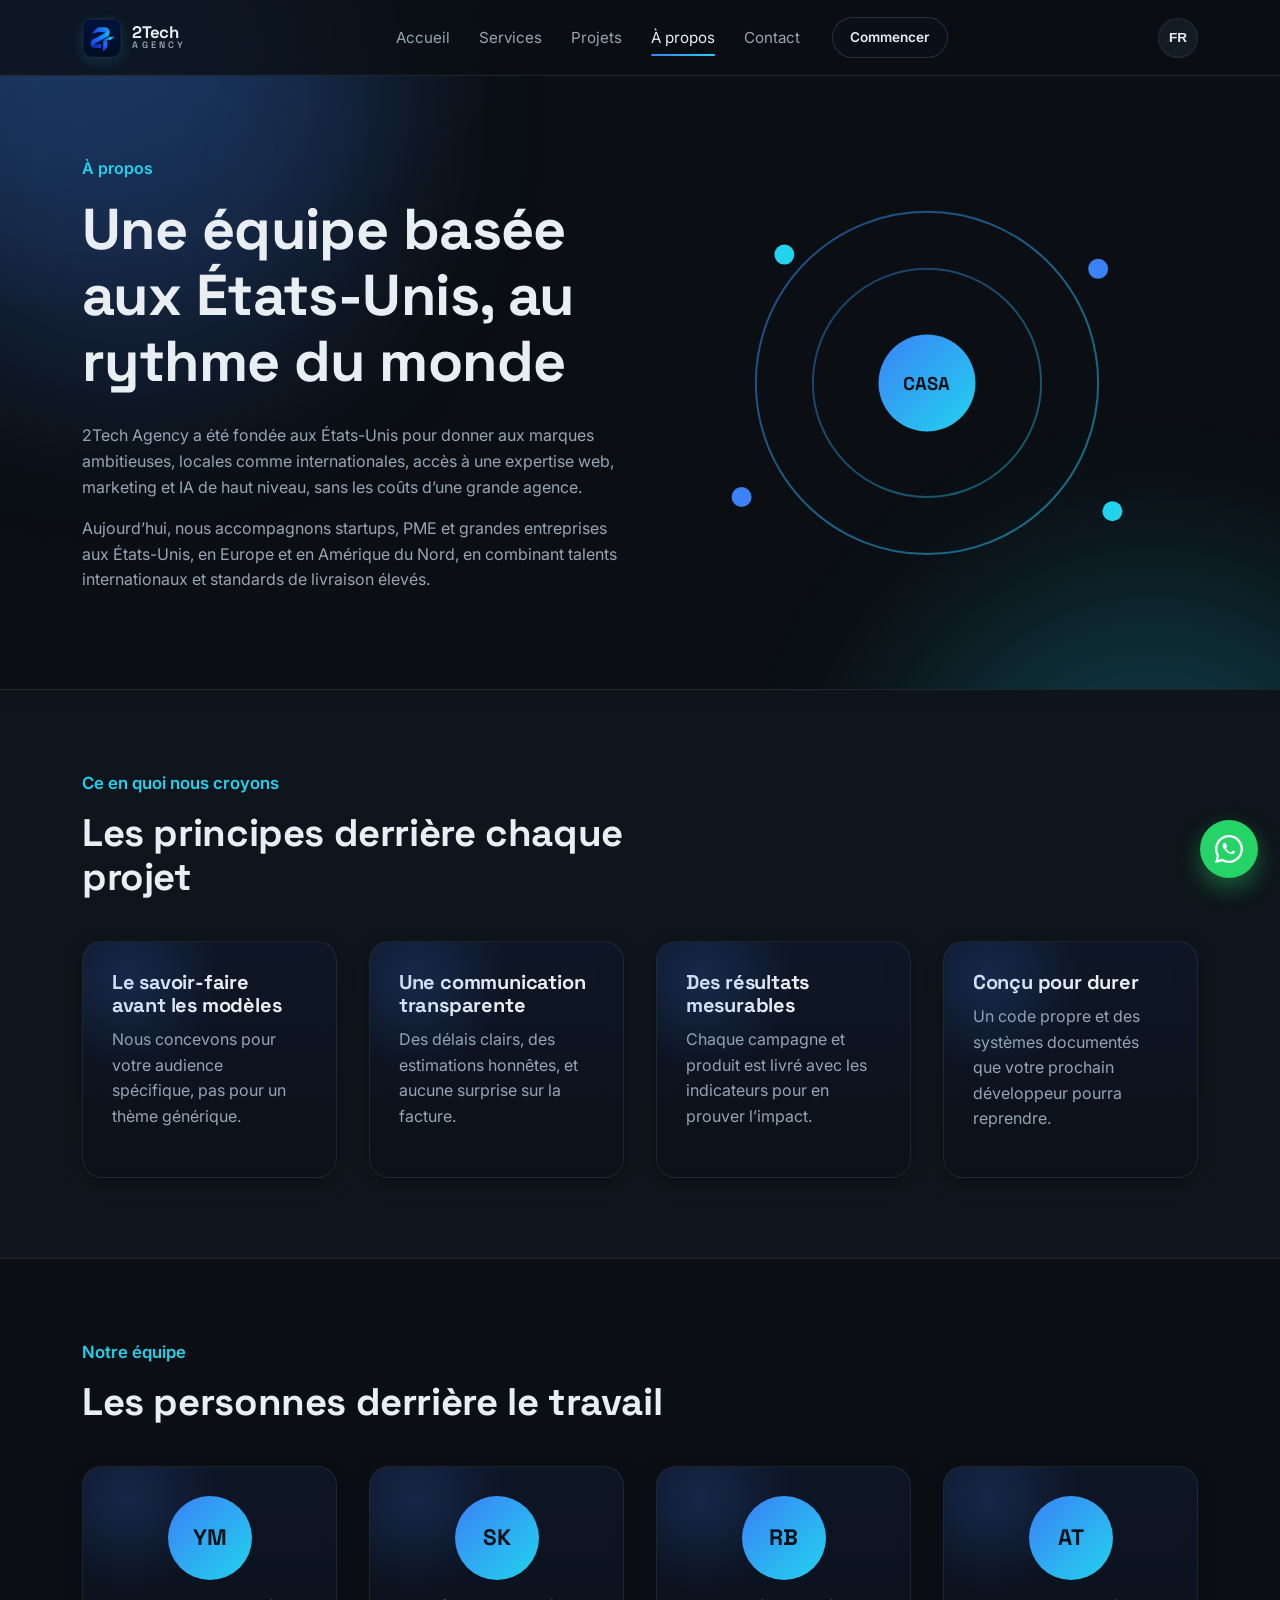
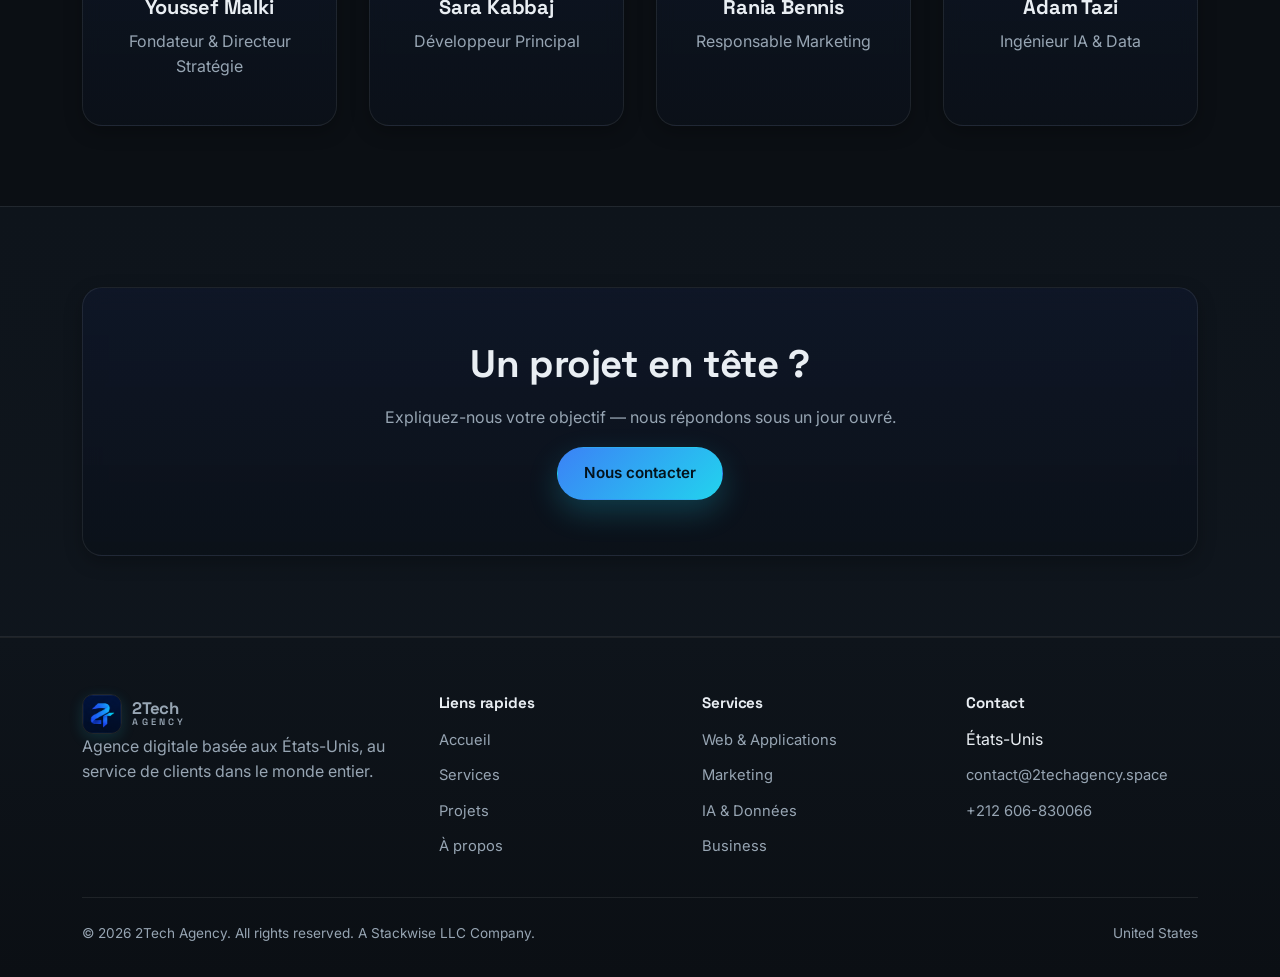
<file: about.html>
<!DOCTYPE html>
<html lang="fr">
<head>
  <meta charset="UTF-8" />
  <meta name="viewport" content="width=device-width, initial-scale=1.0" />
  <title>About — 2Tech Agency</title>
  <meta name="description" content="2Tech Agency is a digital agency based in United States, serving clients worldwide." />
  <link rel="icon" href="assets/icon-app.png" type="image/png" />
  <link rel="stylesheet" href="css/style.css" />
</head>
<body>
  <a class="skip-link" href="#main">Skip to content</a>

  <header class="site-header">
    <div class="container header-inner">
      <a class="brand" href="index.html">
        <img src="assets/icon-app.png" alt="2Tech Agency logo" width="52" height="52" />
        <span class="brand-lockup"><strong>2Tech</strong><small>AGENCY</small></span>
      </a>
      <nav class="main-nav" id="mainNav" aria-label="Primary">
        <ul class="nav-links">
          <li><a href="index.html" data-i18n="nav.home">Home</a></li>
          <li><a href="services.html" data-i18n="nav.services">Services</a></li>
          <li><a href="projects.html" data-i18n="nav.projects">Projects</a></li>
          <li><a href="about.html" aria-current="page" data-i18n="nav.about">About</a></li>
          <li><a href="contact.html" data-i18n="nav.contact">Contact</a></li>
        </ul>
        <a class="btn btn-outline btn-sm" href="contact.html" data-i18n="nav.cta">Get a quote</a>
      </nav>
      <div class="header-actions">
        <button class="icon-btn" id="langToggle" type="button" aria-label="Switch language">FR</button>
        <button class="hamburger" id="hamburger" type="button" aria-expanded="false" aria-controls="mainNav" aria-label="Open menu"><span></span></button>
      </div>
    </div>
  </header>

  <main id="main">
    <!-- STORY -->
    <section class="section">
      <div class="container">
        <div class="grid grid-2" style="align-items:center;">
          <div class="reveal">
            <p class="hero-eyebrow" data-i18n="about.eyebrow">About us</p>
            <h1 data-i18n="about.title">A USA-based team, working on a global clock</h1>
            <p data-i18n="about.p1">2Tech Agency was founded in the United States to give ambitious brands — local and international — access to senior-level web, marketing and AI expertise without the overhead of a large agency.</p>
            <p data-i18n="about.p2">Today we work with startups, SMEs and enterprises across the USA, Europe and North America, combining international talent with high standards of delivery.</p>
          </div>
          <div class="reveal" aria-hidden="true">
            <!-- Decorative graphic representing USA ↔ international clients -->
            <svg viewBox="0 0 380 300" xmlns="http://www.w3.org/2000/svg">
              <defs>
                <linearGradient id="aboutGrad" x1="0" y1="0" x2="1" y2="1">
                  <stop offset="0%" stop-color="#3b82f6"/>
                  <stop offset="100%" stop-color="#22d3ee"/>
                </linearGradient>
              </defs>
              <circle cx="190" cy="150" r="120" fill="none" stroke="url(#aboutGrad)" stroke-width="1.4" opacity="0.5"/>
              <circle cx="190" cy="150" r="80" fill="none" stroke="url(#aboutGrad)" stroke-width="1.4" opacity="0.4"/>
              <circle cx="190" cy="150" r="34" fill="url(#aboutGrad)"/>
              <text x="190" y="155" text-anchor="middle" font-family="Space Grotesk, sans-serif" font-weight="700" font-size="13" fill="#051019">CASA</text>
              <circle cx="90" cy="60" r="7" fill="#22d3ee"/>
              <circle cx="310" cy="70" r="7" fill="#3b82f6"/>
              <circle cx="60" cy="230" r="7" fill="#3b82f6"/>
              <circle cx="320" cy="240" r="7" fill="#22d3ee"/>
            </svg>
          </div>
        </div>
      </div>
    </section>

    <!-- VALUES -->
    <section class="section section-alt">
      <div class="container">
        <div class="section-head reveal">
          <p class="hero-eyebrow" data-i18n="about.valuesEyebrow">What we believe</p>
          <h2 data-i18n="about.valuesTitle">The principles behind every project</h2>
        </div>
        <div class="grid grid-4">
          <div class="card value-card reveal">
            <h3 data-i18n="value.1.title">Craft over templates</h3>
            <p data-i18n="value.1.desc">We design and build for your specific audience, not a generic theme.</p>
          </div>
          <div class="card value-card reveal">
            <h3 data-i18n="value.2.title">Transparent communication</h3>
            <p data-i18n="value.2.desc">Clear timelines, honest estimates, and no surprises on the invoice.</p>
          </div>
          <div class="card value-card reveal">
            <h3 data-i18n="value.3.title">Measurable results</h3>
            <p data-i18n="value.3.desc">Every campaign and product ships with the metrics to prove it worked.</p>
          </div>
          <div class="card value-card reveal">
            <h3 data-i18n="value.4.title">Built to last</h3>
            <p data-i18n="value.4.desc">Clean code and documented systems your next developer can pick up.</p>
          </div>
        </div>
      </div>
    </section>

    <!-- TEAM -->
    <section class="section">
      <div class="container">
        <div class="section-head reveal">
          <p class="hero-eyebrow" data-i18n="about.teamEyebrow">Our team</p>
          <h2 data-i18n="about.teamTitle">The people behind the work</h2>
        </div>
        <div class="grid grid-4">
          <!-- PLACEHOLDER team avatars (initials on gradient) — replace with real photos: <img src="assets/team/name.jpg" alt="Full name"> -->
          <div class="card team-card reveal">
            <div class="team-avatar" aria-hidden="true">YM</div>
            <h3>Youssef Malki</h3>
            <p data-i18n="team.1.role">Founder &amp; Strategy Lead</p>
          </div>
          <div class="card team-card reveal">
            <div class="team-avatar" aria-hidden="true">SK</div>
            <h3>Sara Kabbaj</h3>
            <p data-i18n="team.2.role">Lead Developer</p>
          </div>
          <div class="card team-card reveal">
            <div class="team-avatar" aria-hidden="true">RB</div>
            <h3>Rania Bennis</h3>
            <p data-i18n="team.3.role">Marketing Lead</p>
          </div>
          <div class="card team-card reveal">
            <div class="team-avatar" aria-hidden="true">AT</div>
            <h3>Adam Tazi</h3>
            <p data-i18n="team.4.role">AI &amp; Data Engineer</p>
          </div>
        </div>
      </div>
    </section>

    <section class="section section-alt">
      <div class="container">
        <div class="card reveal" style="padding: clamp(2rem, 5vw, 3.4rem); text-align:center;">
          <h2 data-i18n="cta.title">Have a project in mind?</h2>
          <p class="center" style="max-width:52ch;" data-i18n="cta.lead">Tell us what you're trying to achieve — we'll reply within one business day.</p>
          <div class="cta-row" style="justify-content:center;">
            <a class="btn btn-primary" href="contact.html" data-i18n="cta.button">Contact us</a>
          </div>
        </div>
      </div>
    </section>
  </main>

  <footer class="site-footer">
    <div class="container">
      <div class="footer-grid">
        <div class="footer-col">
          <a class="brand" href="index.html">
            <img src="assets/icon-app.png" alt="2Tech Agency logo" width="52" height="52" />
            <span class="brand-lockup"><strong>2Tech</strong><small>AGENCY</small></span>
          </a>
          <p data-i18n="footer.tagline">Digital agency based in the United States, building for clients worldwide.</p>
        </div>
        <div class="footer-col">
          <h4 data-i18n="footer.links">Quick links</h4>
          <ul>
            <li><a href="index.html" data-i18n="nav.home">Home</a></li>
            <li><a href="services.html" data-i18n="nav.services">Services</a></li>
            <li><a href="projects.html" data-i18n="nav.projects">Projects</a></li>
            <li><a href="about.html" data-i18n="nav.about">About</a></li>
          </ul>
        </div>
        <div class="footer-col">
          <h4 data-i18n="footer.services">Services</h4>
          <ul>
            <li><a href="services.html#web" data-i18n="cat.web.title">Web &amp; Apps</a></li>
            <li><a href="services.html#marketing" data-i18n="cat.marketing.title">Marketing</a></li>
            <li><a href="services.html#ai" data-i18n="cat.ai.title">AI &amp; Data</a></li>
            <li><a href="services.html#business" data-i18n="cat.business.title">Business</a></li>
          </ul>
        </div>
        <div class="footer-col">
          <h4 data-i18n="footer.contact">Contact</h4>
          <ul>
            <li data-i18n="contact.address">United States</li>
            <li><a href="mailto:contact@2techagency.space">contact@2techagency.space</a></li>
            <li><a href="tel:+212606830066">+212 606-830066</a></li>
          </ul>
        </div>
      </div>
      <div class="footer-bottom">
        <span>&copy; 2026 2Tech Agency. All rights reserved. A Stackwise LLC Company.</span>
        <span class="small">United States</span>
      </div>
    </div>
  </footer>

  <a class="whatsapp-fab" id="whatsappFab" href="#" target="_blank" rel="noopener" aria-label="Chat with us on WhatsApp">
    <svg width="28" height="28" viewBox="0 0 32 32" fill="currentColor" aria-hidden="true"><path d="M16 0C7.2 0 0 7.2 0 16c0 2.8.7 5.5 2.1 7.9L0 32l8.3-2.1c2.3 1.3 4.9 2 7.7 2 8.8 0 16-7.2 16-16S24.8 0 16 0zm0 29.3c-2.5 0-4.9-.7-7-1.9l-.5-.3-4.9 1.3 1.3-4.8-.3-.5C3.4 21 2.7 18.6 2.7 16 2.7 8.7 8.7 2.7 16 2.7S29.3 8.7 29.3 16 23.3 29.3 16 29.3zm7.6-9.9c-.4-.2-2.4-1.2-2.8-1.3-.4-.1-.6-.2-.9.2s-1 1.3-1.2 1.5c-.2.2-.4.3-.8.1-.4-.2-1.6-.6-3.1-1.9-1.1-1-1.9-2.2-2.1-2.6-.2-.4 0-.6.2-.8.2-.2.4-.4.5-.6.2-.2.2-.4.4-.6.1-.2.1-.5 0-.7-.1-.2-.9-2.2-1.3-3-.3-.8-.7-.7-.9-.7h-.8c-.2 0-.6.1-.9.5-.3.4-1.2 1.1-1.2 2.8s1.2 3.2 1.4 3.5c.2.2 2.4 3.7 5.9 5.1.8.3 1.5.5 2 .7.8.3 1.6.2 2.1.1.7-.1 2.4-.9 2.7-1.9.3-.9.3-1.7.2-1.9-.1-.2-.3-.3-.7-.5z"/></svg>
  </a>

  <script src="js/main.js"></script>
</body>
</html>
</file>
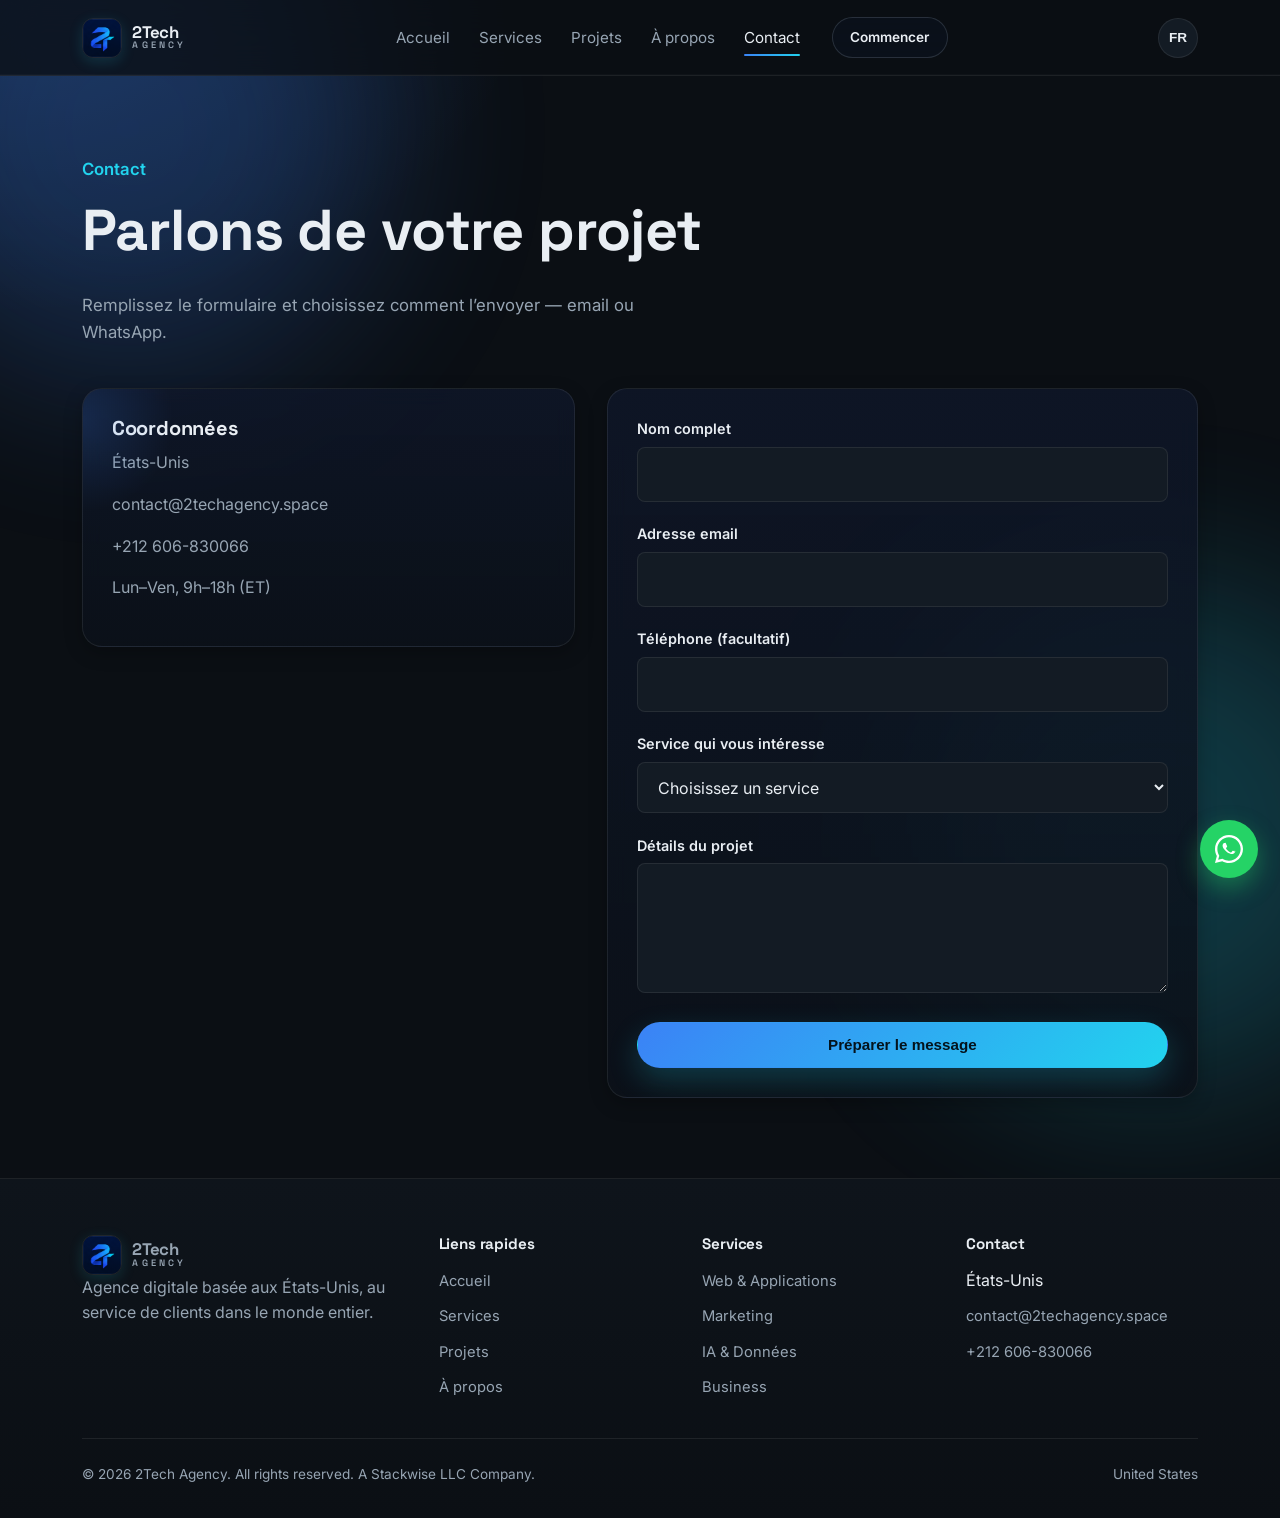
<file: contact.html>
<!DOCTYPE html>
<html lang="fr">
<head>
  <meta charset="UTF-8" />
  <meta name="viewport" content="width=device-width, initial-scale=1.0" />
  <title>Contact — 2Tech Agency</title>
  <meta name="description" content="Get in touch with 2Tech Agency, USA — by form, email or WhatsApp." />
  <link rel="icon" href="assets/icon-app.png" type="image/png" />
  <link rel="stylesheet" href="css/style.css" />
</head>
<body>
  <a class="skip-link" href="#main">Skip to content</a>

  <header class="site-header">
    <div class="container header-inner">
      <a class="brand" href="index.html">
        <img src="assets/icon-app.png" alt="2Tech Agency logo" width="52" height="52" />
        <span class="brand-lockup"><strong>2Tech</strong><small>AGENCY</small></span>
      </a>
      <nav class="main-nav" id="mainNav" aria-label="Primary">
        <ul class="nav-links">
          <li><a href="index.html" data-i18n="nav.home">Home</a></li>
          <li><a href="services.html" data-i18n="nav.services">Services</a></li>
          <li><a href="projects.html" data-i18n="nav.projects">Projects</a></li>
          <li><a href="about.html" data-i18n="nav.about">About</a></li>
          <li><a href="contact.html" aria-current="page" data-i18n="nav.contact">Contact</a></li>
        </ul>
        <a class="btn btn-outline btn-sm" href="contact.html" data-i18n="nav.cta">Get a quote</a>
      </nav>
      <div class="header-actions">
        <button class="icon-btn" id="langToggle" type="button" aria-label="Switch language">FR</button>
        <button class="hamburger" id="hamburger" type="button" aria-expanded="false" aria-controls="mainNav" aria-label="Open menu"><span></span></button>
      </div>
    </div>
  </header>

  <main id="main">
    <section class="section">
      <div class="container">
        <div class="section-head">
          <p class="hero-eyebrow" data-i18n="contact.eyebrow">Contact</p>
          <h1 data-i18n="contact.title">Let's talk about your project</h1>
          <p data-i18n="contact.lead">Fill in the form and choose how you'd like to send it — email or WhatsApp.</p>
        </div>

        <div class="grid contact-grid">
          <!-- CONTACT INFO -->
          <div class="contact-info">
            <div class="card">
              <h3 data-i18n="contact.infoTitle">Contact details</h3>
              <p data-i18n="contact.address">United States</p>
              <p><a href="mailto:contact@2techagency.space">contact@2techagency.space</a></p>
              <p><a href="tel:+212606830066">+212 606-830066</a></p>
              <p data-i18n="contact.hours">Mon–Fri, 9:00–18:00 (ET)</p>
            </div>
          </div>

          <!-- FORM -->
          <div class="card">
            <form id="contactForm" novalidate>
              <div class="field">
                <label for="name" data-i18n="contact.formName">Full name</label>
                <input type="text" id="name" name="name" autocomplete="name" required aria-required="true" />
                <p class="error-msg" data-i18n="contact.errRequired">This field is required.</p>
              </div>

              <div class="field">
                <label for="email" data-i18n="contact.formEmail">Email address</label>
                <input type="email" id="email" name="email" autocomplete="email" required aria-required="true" />
                <p class="error-msg" data-i18n="contact.errEmail">Please enter a valid email address.</p>
              </div>

              <div class="field">
                <label for="phone" data-i18n="contact.formPhone">Phone (optional)</label>
                <input type="tel" id="phone" name="phone" autocomplete="tel" />
              </div>

              <div class="field">
                <label for="service" data-i18n="contact.formService">Service you're interested in</label>
                <select id="service" name="service">
                  <option value="" data-i18n="contact.formServiceDefault">Select a service</option>
                  <option value="web-design">Web Design</option>
                  <option value="web-development">Web Development</option>
                  <option value="ecommerce">E-commerce Stores</option>
                  <option value="mobile-apps">Mobile Apps</option>
                  <option value="web-apps">Web Applications &amp; SaaS</option>
                  <option value="maintenance">Maintenance &amp; Support</option>
                  <option value="seo">SEO</option>
                  <option value="social-media">Social Media Management</option>
                  <option value="paid-ads">Paid Advertising</option>
                  <option value="content-marketing">Content Marketing</option>
                  <option value="branding">Branding &amp; Identity</option>
                  <option value="email-marketing">Email Marketing</option>
                  <option value="ai-chatbots">AI Chatbots</option>
                  <option value="automation">Process Automation</option>
                  <option value="data-dashboards">Data Analysis &amp; Dashboards</option>
                  <option value="custom-ai">Custom AI Solutions</option>
                  <option value="ai-integration">AI Integration</option>
                  <option value="consulting">Digital Consulting</option>
                  <option value="crm">CRM Setup &amp; Optimization</option>
                  <option value="digital-transformation">Digital Transformation</option>
                  <option value="startup-launch">Startup Launch Packages</option>
                  <option value="training">Training &amp; Workshops</option>
                </select>
              </div>

              <div class="field">
                <label for="message" data-i18n="contact.formMessage">Project details</label>
                <textarea id="message" name="message" required aria-required="true"></textarea>
                <p class="error-msg" data-i18n="contact.errMessage">Please add a few details (min. 10 characters).</p>
              </div>

              <button class="btn btn-primary btn-block" type="submit" data-i18n="contact.formSubmit">Prepare message</button>

              <div class="form-status" id="formStatus" role="status">
                <p><strong data-i18n="contact.successTitle">Your message is ready.</strong></p>
                <p data-i18n="contact.successLead">Choose how you'd like to send it:</p>
                <div class="cta-row" id="sendChoices" hidden>
                  <a class="btn btn-outline btn-sm" id="sendEmail" href="#" data-i18n="contact.sendEmail">Send by email</a>
                  <a class="btn btn-primary btn-sm" id="sendWhatsapp" href="#" target="_blank" rel="noopener" data-i18n="contact.sendWhatsapp">Send by WhatsApp</a>
                </div>
              </div>
            </form>
          </div>
        </div>
      </div>
    </section>
  </main>

  <footer class="site-footer">
    <div class="container">
      <div class="footer-grid">
        <div class="footer-col">
          <a class="brand" href="index.html">
            <img src="assets/icon-app.png" alt="2Tech Agency logo" width="52" height="52" />
            <span class="brand-lockup"><strong>2Tech</strong><small>AGENCY</small></span>
          </a>
          <p data-i18n="footer.tagline">Digital agency based in the United States, building for clients worldwide.</p>
        </div>
        <div class="footer-col">
          <h4 data-i18n="footer.links">Quick links</h4>
          <ul>
            <li><a href="index.html" data-i18n="nav.home">Home</a></li>
            <li><a href="services.html" data-i18n="nav.services">Services</a></li>
            <li><a href="projects.html" data-i18n="nav.projects">Projects</a></li>
            <li><a href="about.html" data-i18n="nav.about">About</a></li>
          </ul>
        </div>
        <div class="footer-col">
          <h4 data-i18n="footer.services">Services</h4>
          <ul>
            <li><a href="services.html#web" data-i18n="cat.web.title">Web &amp; Apps</a></li>
            <li><a href="services.html#marketing" data-i18n="cat.marketing.title">Marketing</a></li>
            <li><a href="services.html#ai" data-i18n="cat.ai.title">AI &amp; Data</a></li>
            <li><a href="services.html#business" data-i18n="cat.business.title">Business</a></li>
          </ul>
        </div>
        <div class="footer-col">
          <h4 data-i18n="footer.contact">Contact</h4>
          <ul>
            <li data-i18n="contact.address">United States</li>
            <li><a href="mailto:contact@2techagency.space">contact@2techagency.space</a></li>
            <li><a href="tel:+212606830066">+212 606-830066</a></li>
          </ul>
        </div>
      </div>
      <div class="footer-bottom">
        <span>&copy; 2026 2Tech Agency. All rights reserved. A Stackwise LLC Company.</span>
        <span class="small">United States</span>
      </div>
    </div>
  </footer>

  <a class="whatsapp-fab" id="whatsappFab" href="#" target="_blank" rel="noopener" aria-label="Chat with us on WhatsApp">
    <svg width="28" height="28" viewBox="0 0 32 32" fill="currentColor" aria-hidden="true"><path d="M16 0C7.2 0 0 7.2 0 16c0 2.8.7 5.5 2.1 7.9L0 32l8.3-2.1c2.3 1.3 4.9 2 7.7 2 8.8 0 16-7.2 16-16S24.8 0 16 0zm0 29.3c-2.5 0-4.9-.7-7-1.9l-.5-.3-4.9 1.3 1.3-4.8-.3-.5C3.4 21 2.7 18.6 2.7 16 2.7 8.7 8.7 2.7 16 2.7S29.3 8.7 29.3 16 23.3 29.3 16 29.3zm7.6-9.9c-.4-.2-2.4-1.2-2.8-1.3-.4-.1-.6-.2-.9.2s-1 1.3-1.2 1.5c-.2.2-.4.3-.8.1-.4-.2-1.6-.6-3.1-1.9-1.1-1-1.9-2.2-2.1-2.6-.2-.4 0-.6.2-.8.2-.2.4-.4.5-.6.2-.2.2-.4.4-.6.1-.2.1-.5 0-.7-.1-.2-.9-2.2-1.3-3-.3-.8-.7-.7-.9-.7h-.8c-.2 0-.6.1-.9.5-.3.4-1.2 1.1-1.2 2.8s1.2 3.2 1.4 3.5c.2.2 2.4 3.7 5.9 5.1.8.3 1.5.5 2 .7.8.3 1.6.2 2.1.1.7-.1 2.4-.9 2.7-1.9.3-.9.3-1.7.2-1.9-.1-.2-.3-.3-.7-.5z"/></svg>
  </a>

  <script src="js/main.js"></script>
</body>
</html>
</file>
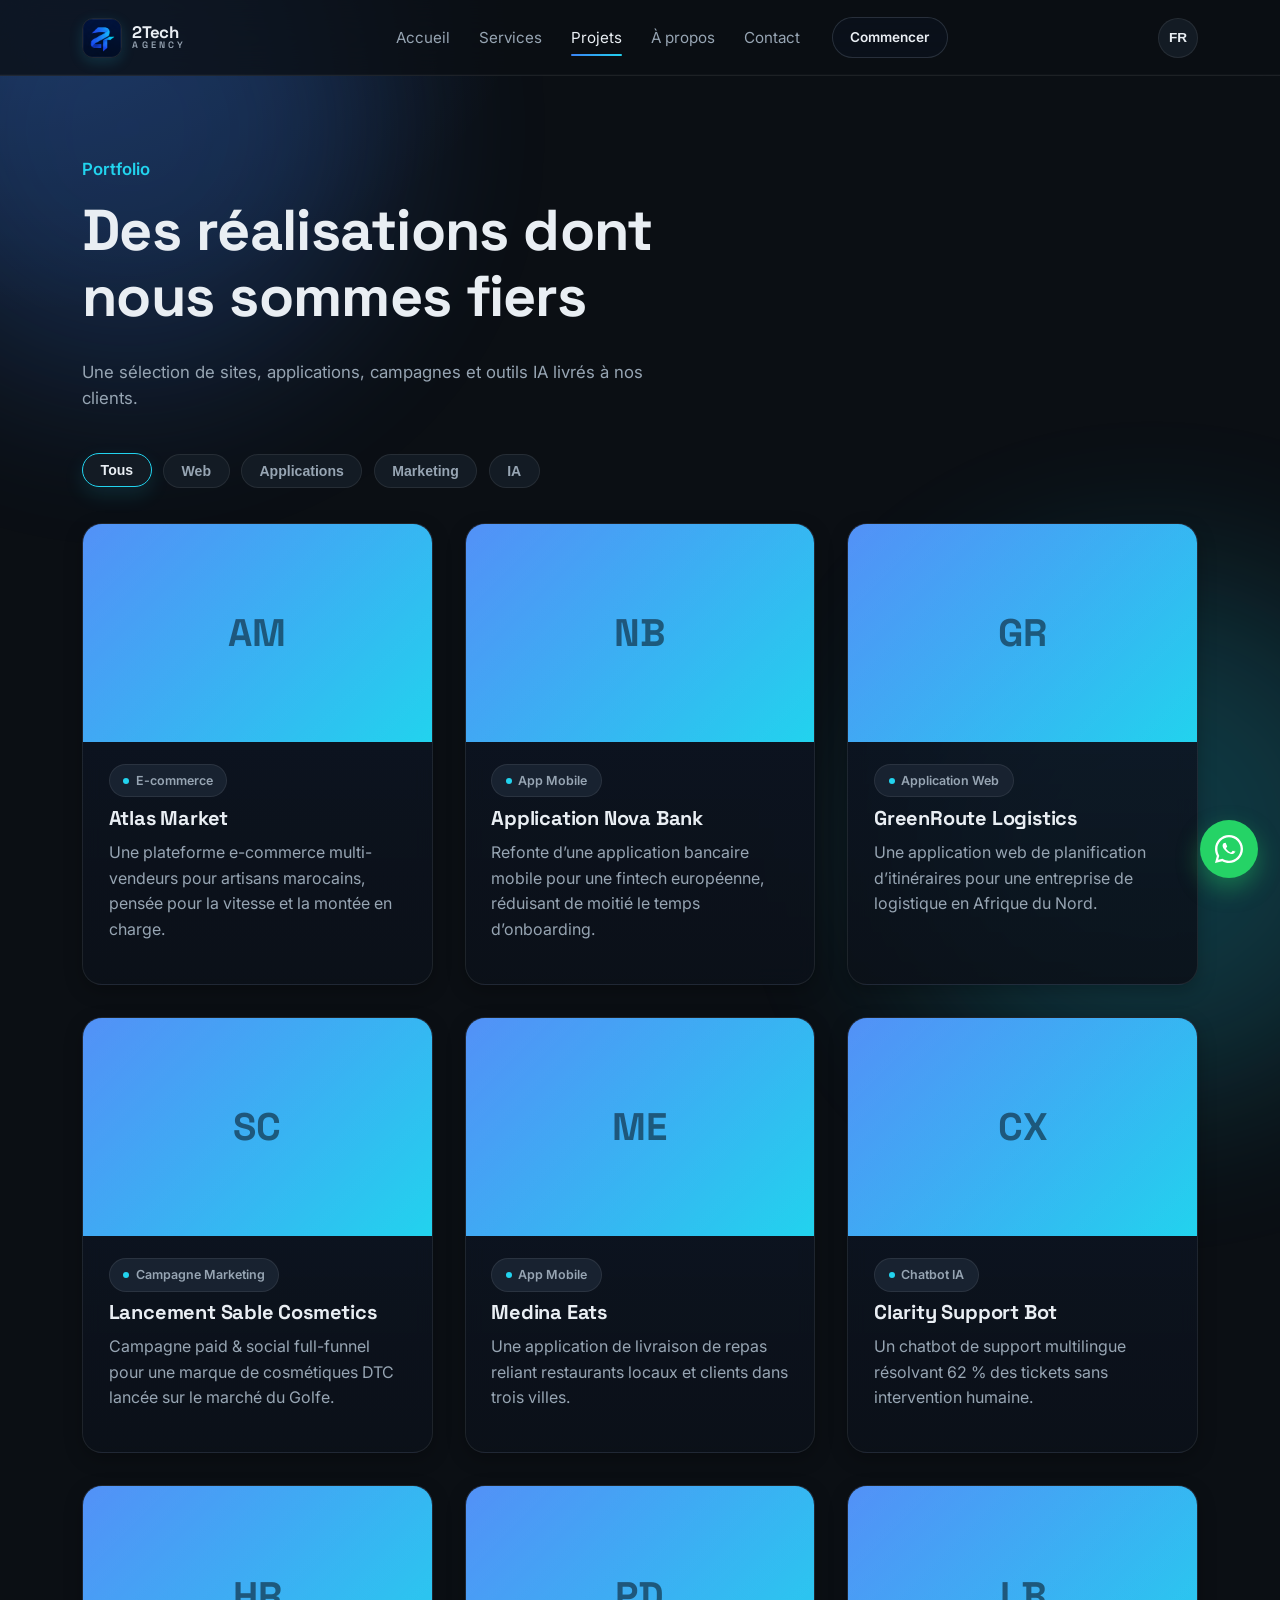
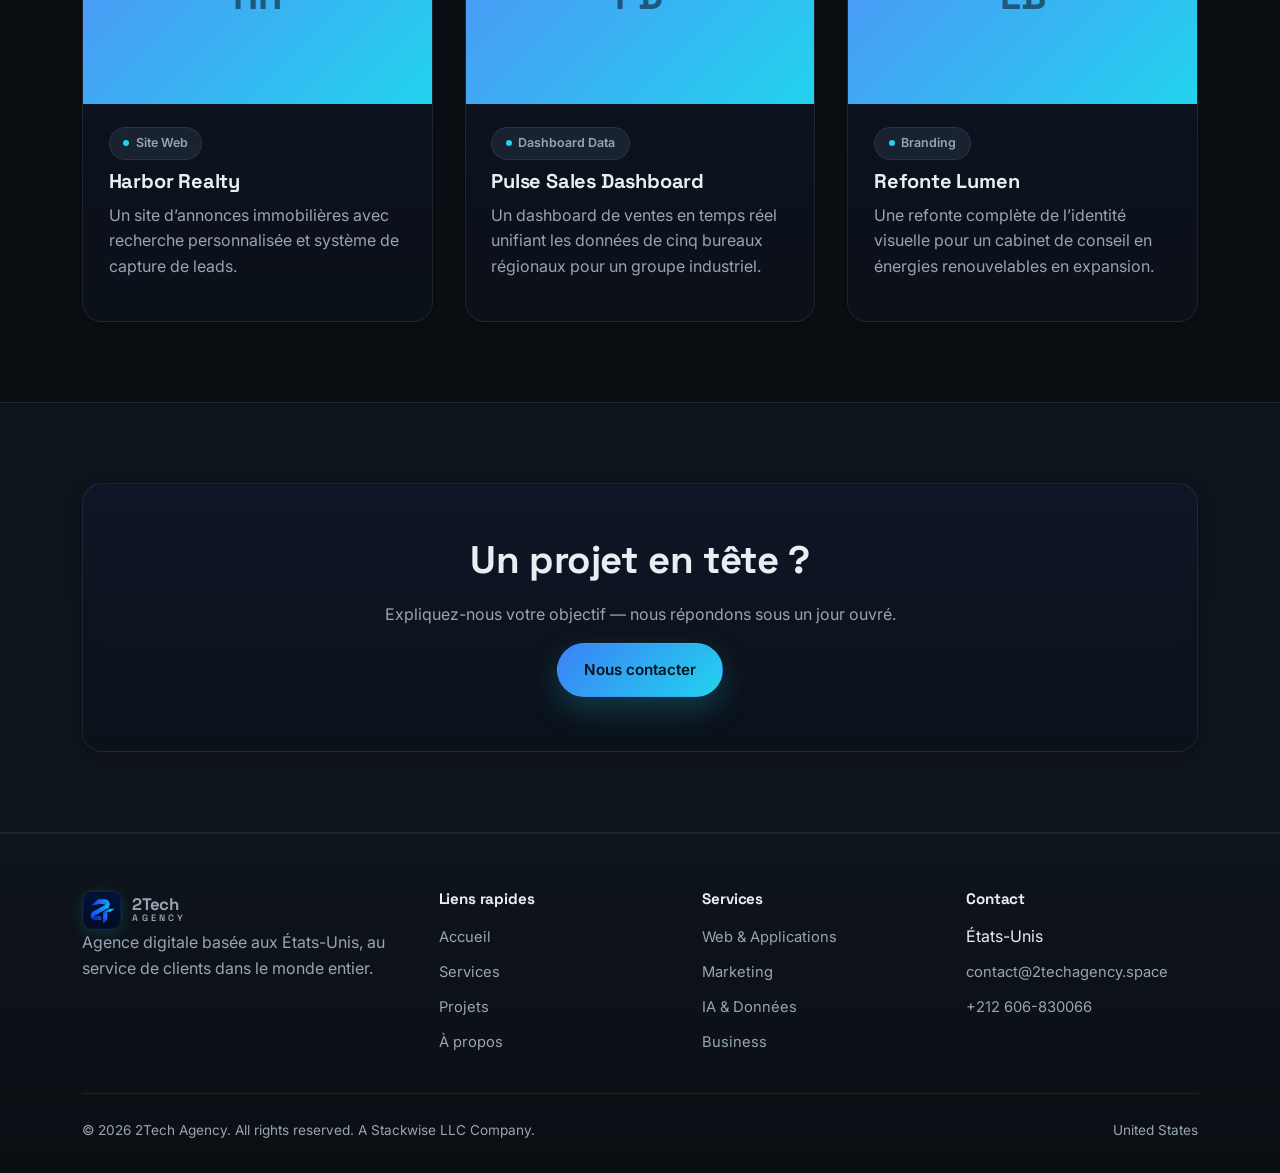
<file: projects.html>
<!DOCTYPE html>
<html lang="fr">
<head>
  <meta charset="UTF-8" />
  <meta name="viewport" content="width=device-width, initial-scale=1.0" />
  <title>Projects — 2Tech Agency</title>
  <meta name="description" content="Web, mobile, marketing and AI projects delivered by 2Tech Agency for clients worldwide." />
  <link rel="icon" href="assets/icon-app.png" type="image/png" />
  <link rel="stylesheet" href="css/style.css" />
</head>
<body>
  <a class="skip-link" href="#main">Skip to content</a>

  <header class="site-header">
    <div class="container header-inner">
      <a class="brand" href="index.html">
        <img src="assets/icon-app.png" alt="2Tech Agency logo" width="52" height="52" />
        <span class="brand-lockup"><strong>2Tech</strong><small>AGENCY</small></span>
      </a>
      <nav class="main-nav" id="mainNav" aria-label="Primary">
        <ul class="nav-links">
          <li><a href="index.html" data-i18n="nav.home">Home</a></li>
          <li><a href="services.html" data-i18n="nav.services">Services</a></li>
          <li><a href="projects.html" aria-current="page" data-i18n="nav.projects">Projects</a></li>
          <li><a href="about.html" data-i18n="nav.about">About</a></li>
          <li><a href="contact.html" data-i18n="nav.contact">Contact</a></li>
        </ul>
        <a class="btn btn-outline btn-sm" href="contact.html" data-i18n="nav.cta">Get a quote</a>
      </nav>
      <div class="header-actions">
        <button class="icon-btn" id="langToggle" type="button" aria-label="Switch language">FR</button>
        <button class="hamburger" id="hamburger" type="button" aria-expanded="false" aria-controls="mainNav" aria-label="Open menu"><span></span></button>
      </div>
    </div>
  </header>

  <main id="main">
    <section class="section">
      <div class="container">
        <div class="section-head">
          <p class="hero-eyebrow" data-i18n="projects.pageEyebrow">Portfolio</p>
          <h1 data-i18n="projects.pageTitle">Work we're proud of</h1>
          <p data-i18n="projects.pageLead">A selection of websites, apps, campaigns and AI tools we've shipped for clients.</p>
        </div>

        <div class="filter-row" role="group" aria-label="Filter projects by category">
          <button class="filter-btn active" type="button" data-filter="all" data-i18n="filter.all">All</button>
          <button class="filter-btn" type="button" data-filter="web" data-i18n="filter.web">Web</button>
          <button class="filter-btn" type="button" data-filter="apps" data-i18n="filter.apps">Apps</button>
          <button class="filter-btn" type="button" data-filter="marketing" data-i18n="filter.marketing">Marketing</button>
          <button class="filter-btn" type="button" data-filter="ai" data-i18n="filter.ai">AI</button>
        </div>

        <!-- Populated by js/main.js: renderProjectsPage() -->
        <div class="grid grid-3" id="projectsGrid"></div>
      </div>
    </section>

    <section class="section section-alt">
      <div class="container">
        <div class="card" style="padding: clamp(2rem, 5vw, 3.4rem); text-align:center;">
          <h2 data-i18n="cta.title">Have a project in mind?</h2>
          <p class="center" style="max-width:52ch;" data-i18n="cta.lead">Tell us what you're trying to achieve — we'll reply within one business day.</p>
          <div class="cta-row" style="justify-content:center;">
            <a class="btn btn-primary" href="contact.html" data-i18n="cta.button">Contact us</a>
          </div>
        </div>
      </div>
    </section>
  </main>

  <footer class="site-footer">
    <div class="container">
      <div class="footer-grid">
        <div class="footer-col">
          <a class="brand" href="index.html">
            <img src="assets/icon-app.png" alt="2Tech Agency logo" width="52" height="52" />
            <span class="brand-lockup"><strong>2Tech</strong><small>AGENCY</small></span>
          </a>
          <p data-i18n="footer.tagline">Digital agency based in the United States, building for clients worldwide.</p>
        </div>
        <div class="footer-col">
          <h4 data-i18n="footer.links">Quick links</h4>
          <ul>
            <li><a href="index.html" data-i18n="nav.home">Home</a></li>
            <li><a href="services.html" data-i18n="nav.services">Services</a></li>
            <li><a href="projects.html" data-i18n="nav.projects">Projects</a></li>
            <li><a href="about.html" data-i18n="nav.about">About</a></li>
          </ul>
        </div>
        <div class="footer-col">
          <h4 data-i18n="footer.services">Services</h4>
          <ul>
            <li><a href="services.html#web" data-i18n="cat.web.title">Web &amp; Apps</a></li>
            <li><a href="services.html#marketing" data-i18n="cat.marketing.title">Marketing</a></li>
            <li><a href="services.html#ai" data-i18n="cat.ai.title">AI &amp; Data</a></li>
            <li><a href="services.html#business" data-i18n="cat.business.title">Business</a></li>
          </ul>
        </div>
        <div class="footer-col">
          <h4 data-i18n="footer.contact">Contact</h4>
          <ul>
            <li data-i18n="contact.address">United States</li>
            <li><a href="mailto:contact@2techagency.space">contact@2techagency.space</a></li>
            <li><a href="tel:+212606830066">+212 606-830066</a></li>
          </ul>
        </div>
      </div>
      <div class="footer-bottom">
        <span>&copy; 2026 2Tech Agency. All rights reserved. A Stackwise LLC Company.</span>
        <span class="small">United States</span>
      </div>
    </div>
  </footer>

  <a class="whatsapp-fab" id="whatsappFab" href="#" target="_blank" rel="noopener" aria-label="Chat with us on WhatsApp">
    <svg width="28" height="28" viewBox="0 0 32 32" fill="currentColor" aria-hidden="true"><path d="M16 0C7.2 0 0 7.2 0 16c0 2.8.7 5.5 2.1 7.9L0 32l8.3-2.1c2.3 1.3 4.9 2 7.7 2 8.8 0 16-7.2 16-16S24.8 0 16 0zm0 29.3c-2.5 0-4.9-.7-7-1.9l-.5-.3-4.9 1.3 1.3-4.8-.3-.5C3.4 21 2.7 18.6 2.7 16 2.7 8.7 8.7 2.7 16 2.7S29.3 8.7 29.3 16 23.3 29.3 16 29.3zm7.6-9.9c-.4-.2-2.4-1.2-2.8-1.3-.4-.1-.6-.2-.9.2s-1 1.3-1.2 1.5c-.2.2-.4.3-.8.1-.4-.2-1.6-.6-3.1-1.9-1.1-1-1.9-2.2-2.1-2.6-.2-.4 0-.6.2-.8.2-.2.4-.4.5-.6.2-.2.2-.4.4-.6.1-.2.1-.5 0-.7-.1-.2-.9-2.2-1.3-3-.3-.8-.7-.7-.9-.7h-.8c-.2 0-.6.1-.9.5-.3.4-1.2 1.1-1.2 2.8s1.2 3.2 1.4 3.5c.2.2 2.4 3.7 5.9 5.1.8.3 1.5.5 2 .7.8.3 1.6.2 2.1.1.7-.1 2.4-.9 2.7-1.9.3-.9.3-1.7.2-1.9-.1-.2-.3-.3-.7-.5z"/></svg>
  </a>

  <script src="js/main.js"></script>
</body>
</html>
</file>
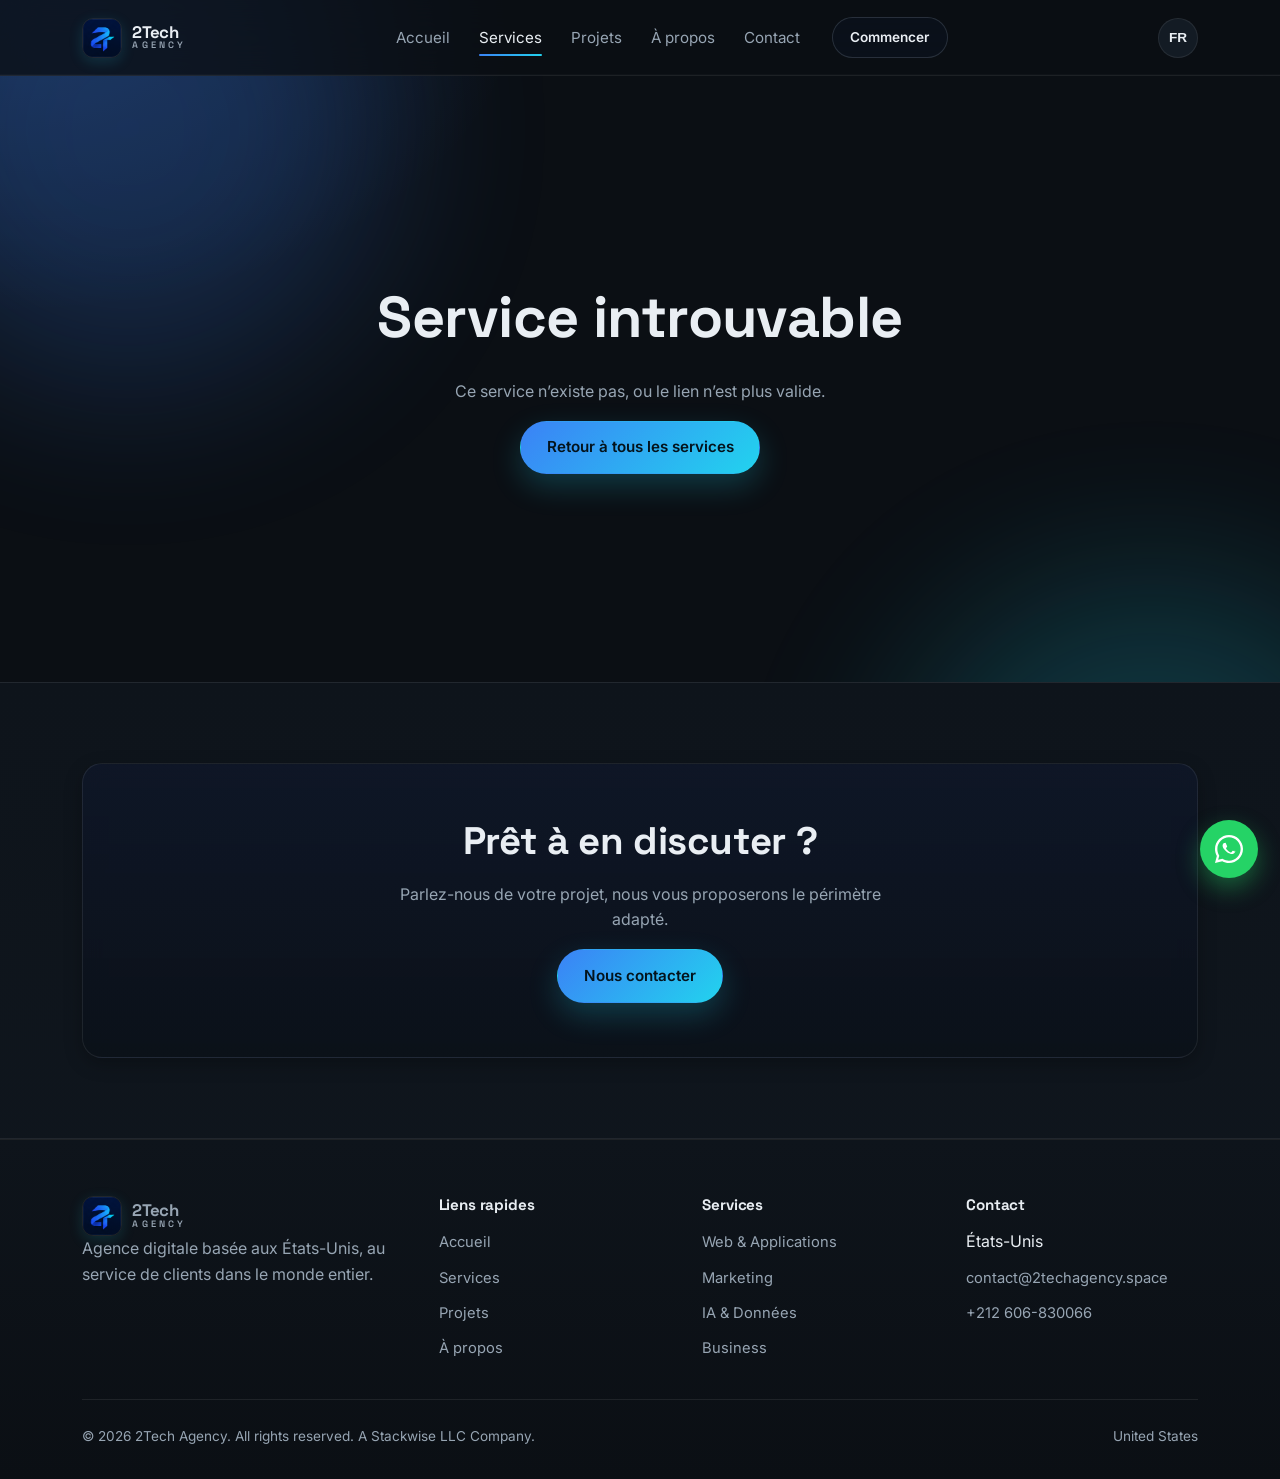
<file: service.html>
<!DOCTYPE html>
<html lang="fr">
<head>
  <meta charset="UTF-8" />
  <meta name="viewport" content="width=device-width, initial-scale=1.0" />
  <title>Service — 2Tech Agency</title>
  <meta name="description" content="Service detail — 2Tech Agency, USA." />
  <link rel="icon" href="assets/icon-app.png" type="image/png" />
  <link rel="stylesheet" href="css/style.css" />
</head>
<body>
  <a class="skip-link" href="#main">Skip to content</a>

  <header class="site-header">
    <div class="container header-inner">
      <a class="brand" href="index.html">
        <img src="assets/icon-app.png" alt="2Tech Agency logo" width="52" height="52" />
        <span class="brand-lockup"><strong>2Tech</strong><small>AGENCY</small></span>
      </a>
      <nav class="main-nav" id="mainNav" aria-label="Primary">
        <ul class="nav-links">
          <li><a href="index.html" data-i18n="nav.home">Home</a></li>
          <li><a href="services.html" aria-current="page" data-i18n="nav.services">Services</a></li>
          <li><a href="projects.html" data-i18n="nav.projects">Projects</a></li>
          <li><a href="about.html" data-i18n="nav.about">About</a></li>
          <li><a href="contact.html" data-i18n="nav.contact">Contact</a></li>
        </ul>
        <a class="btn btn-outline btn-sm" href="contact.html" data-i18n="nav.cta">Get a quote</a>
      </nav>
      <div class="header-actions">
        <button class="icon-btn" id="langToggle" type="button" aria-label="Switch language">FR</button>
        <button class="hamburger" id="hamburger" type="button" aria-expanded="false" aria-controls="mainNav" aria-label="Open menu"><span></span></button>
      </div>
    </div>
  </header>

  <main id="main">
    <!--
      This single template renders one of the 22 services based on the ?s= URL parameter,
      e.g. service.html?s=web-design — see SERVICES array and renderServicePage() in js/main.js.
      No separate HTML file is created per service.
    -->
    <div id="serviceRoot"></div>

    <section class="section section-alt">
      <div class="container">
        <div class="card" style="padding: clamp(2rem, 5vw, 3.4rem); text-align:center;">
          <h2 data-i18n="service.ctaTitle">Ready to talk about this?</h2>
          <p class="center" style="max-width:52ch;" data-i18n="service.ctaLead">Tell us about your project and we'll recommend the right scope.</p>
          <div class="cta-row" style="justify-content:center;">
            <a class="btn btn-primary" href="contact.html" data-i18n="cta.button">Contact us</a>
          </div>
        </div>
      </div>
    </section>
  </main>

  <footer class="site-footer">
    <div class="container">
      <div class="footer-grid">
        <div class="footer-col">
          <a class="brand" href="index.html">
            <img src="assets/icon-app.png" alt="2Tech Agency logo" width="52" height="52" />
            <span class="brand-lockup"><strong>2Tech</strong><small>AGENCY</small></span>
          </a>
          <p data-i18n="footer.tagline">Digital agency based in the United States, building for clients worldwide.</p>
        </div>
        <div class="footer-col">
          <h4 data-i18n="footer.links">Quick links</h4>
          <ul>
            <li><a href="index.html" data-i18n="nav.home">Home</a></li>
            <li><a href="services.html" data-i18n="nav.services">Services</a></li>
            <li><a href="projects.html" data-i18n="nav.projects">Projects</a></li>
            <li><a href="about.html" data-i18n="nav.about">About</a></li>
          </ul>
        </div>
        <div class="footer-col">
          <h4 data-i18n="footer.services">Services</h4>
          <ul>
            <li><a href="services.html#web" data-i18n="cat.web.title">Web &amp; Apps</a></li>
            <li><a href="services.html#marketing" data-i18n="cat.marketing.title">Marketing</a></li>
            <li><a href="services.html#ai" data-i18n="cat.ai.title">AI &amp; Data</a></li>
            <li><a href="services.html#business" data-i18n="cat.business.title">Business</a></li>
          </ul>
        </div>
        <div class="footer-col">
          <h4 data-i18n="footer.contact">Contact</h4>
          <ul>
            <li data-i18n="contact.address">United States</li>
            <li><a href="mailto:contact@2techagency.space">contact@2techagency.space</a></li>
            <li><a href="tel:+212606830066">+212 606-830066</a></li>
          </ul>
        </div>
      </div>
      <div class="footer-bottom">
        <span>&copy; 2026 2Tech Agency. All rights reserved. A Stackwise LLC Company.</span>
        <span class="small">United States</span>
      </div>
    </div>
  </footer>

  <a class="whatsapp-fab" id="whatsappFab" href="#" target="_blank" rel="noopener" aria-label="Chat with us on WhatsApp">
    <svg width="28" height="28" viewBox="0 0 32 32" fill="currentColor" aria-hidden="true"><path d="M16 0C7.2 0 0 7.2 0 16c0 2.8.7 5.5 2.1 7.9L0 32l8.3-2.1c2.3 1.3 4.9 2 7.7 2 8.8 0 16-7.2 16-16S24.8 0 16 0zm0 29.3c-2.5 0-4.9-.7-7-1.9l-.5-.3-4.9 1.3 1.3-4.8-.3-.5C3.4 21 2.7 18.6 2.7 16 2.7 8.7 8.7 2.7 16 2.7S29.3 8.7 29.3 16 23.3 29.3 16 29.3zm7.6-9.9c-.4-.2-2.4-1.2-2.8-1.3-.4-.1-.6-.2-.9.2s-1 1.3-1.2 1.5c-.2.2-.4.3-.8.1-.4-.2-1.6-.6-3.1-1.9-1.1-1-1.9-2.2-2.1-2.6-.2-.4 0-.6.2-.8.2-.2.4-.4.5-.6.2-.2.2-.4.4-.6.1-.2.1-.5 0-.7-.1-.2-.9-2.2-1.3-3-.3-.8-.7-.7-.9-.7h-.8c-.2 0-.6.1-.9.5-.3.4-1.2 1.1-1.2 2.8s1.2 3.2 1.4 3.5c.2.2 2.4 3.7 5.9 5.1.8.3 1.5.5 2 .7.8.3 1.6.2 2.1.1.7-.1 2.4-.9 2.7-1.9.3-.9.3-1.7.2-1.9-.1-.2-.3-.3-.7-.5z"/></svg>
  </a>

  <script src="js/main.js"></script>
</body>
</html>
</file>
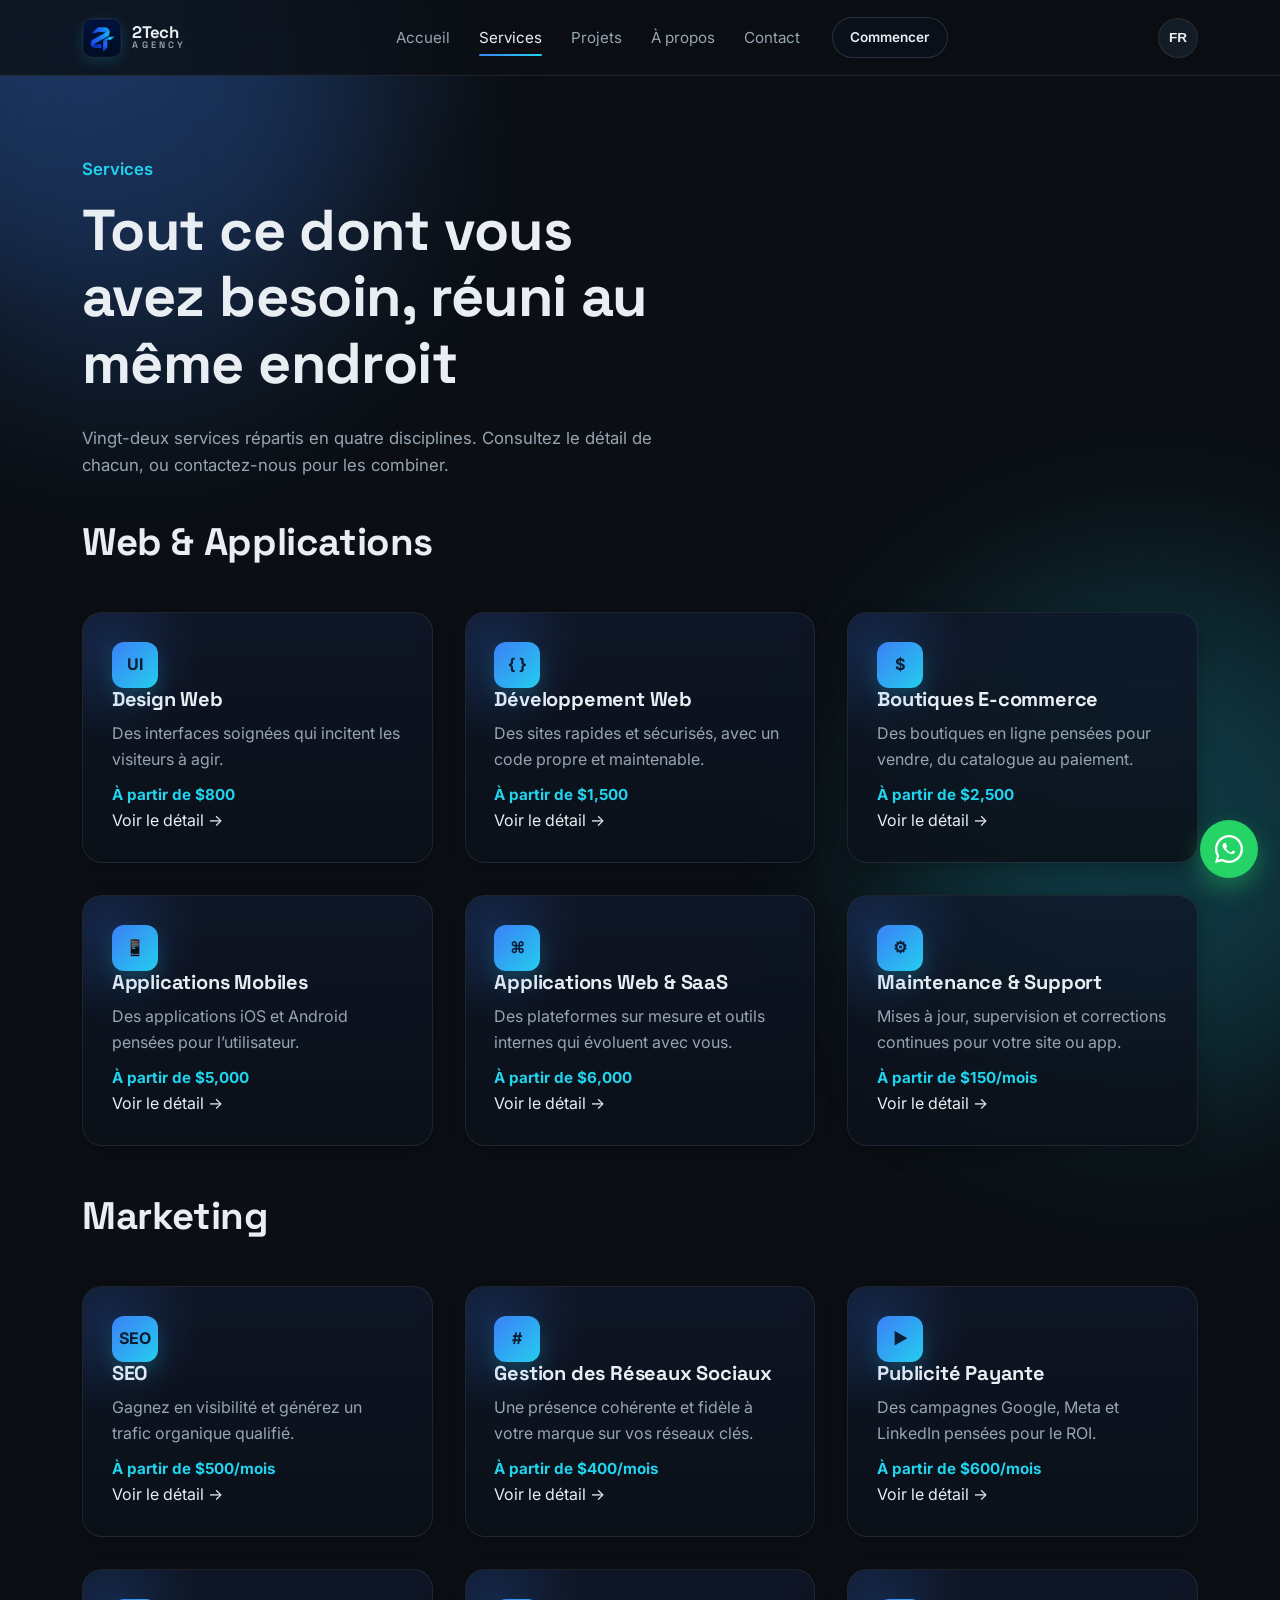
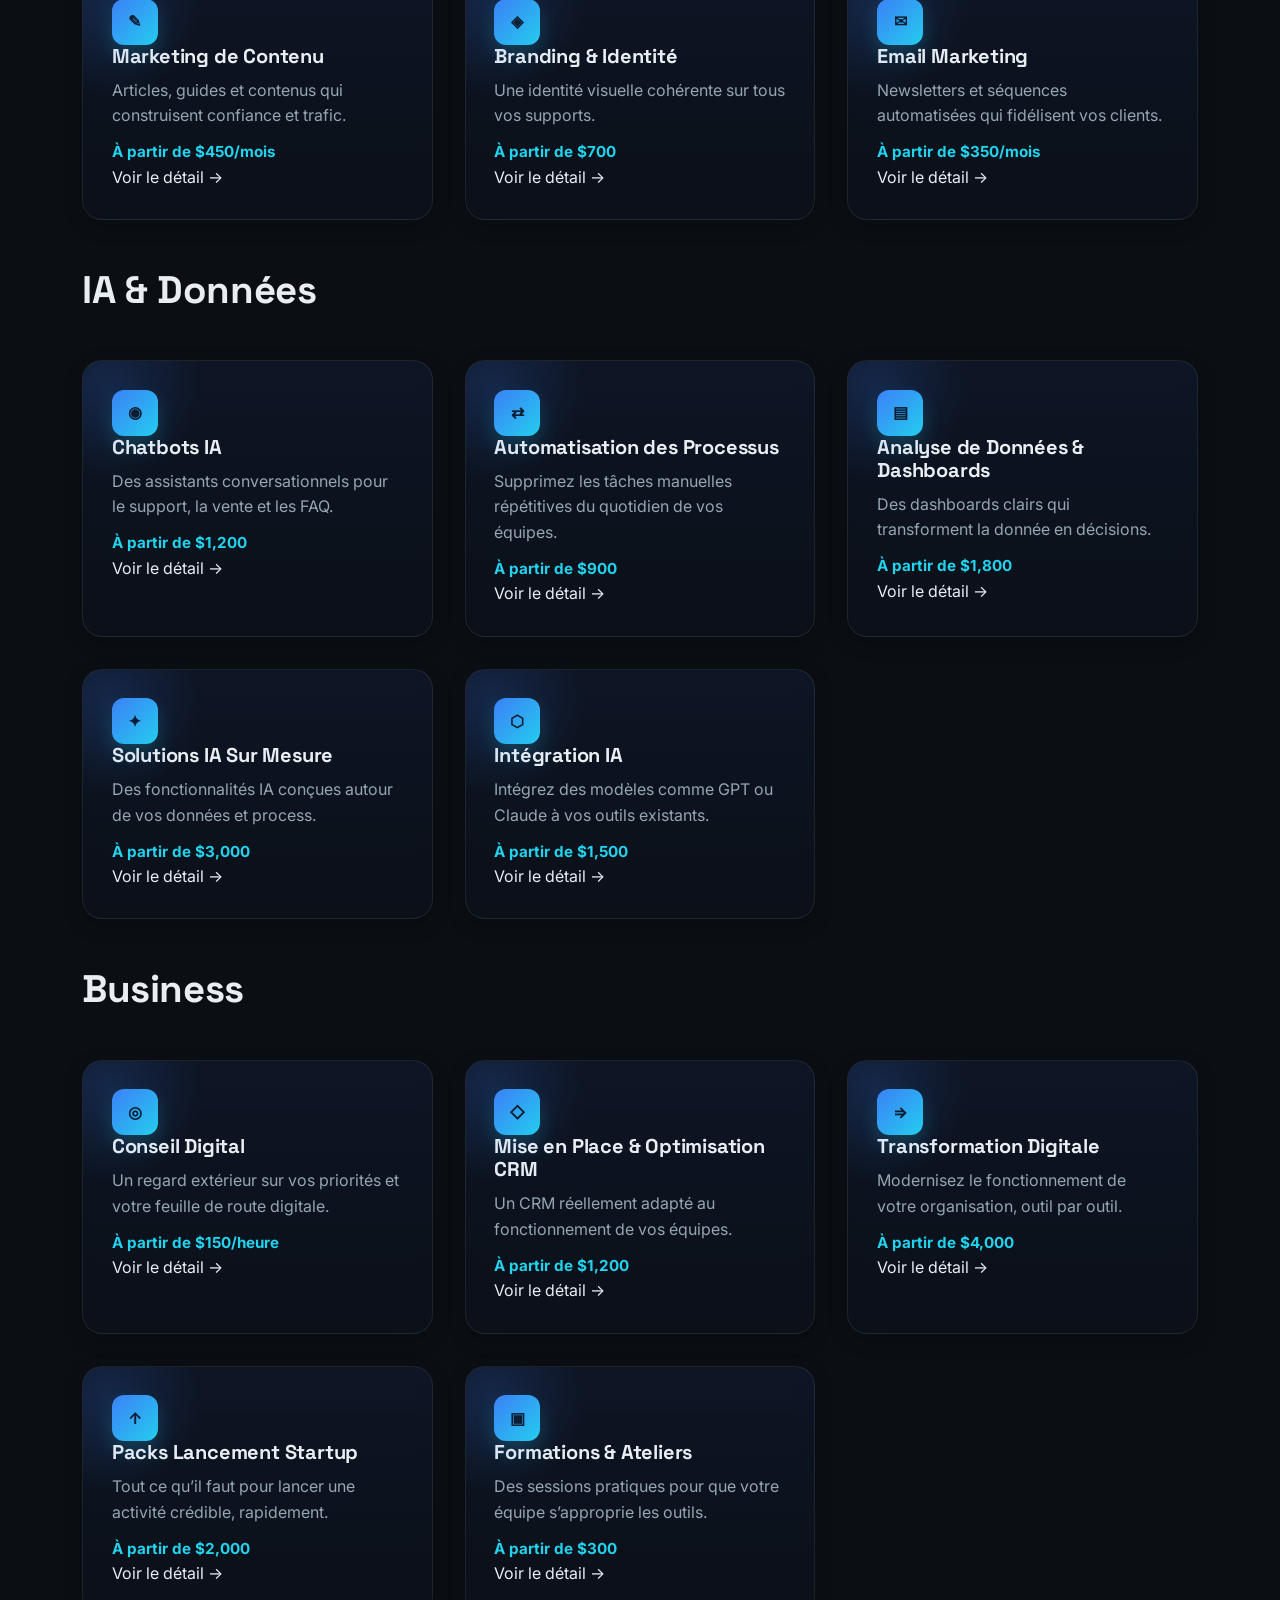
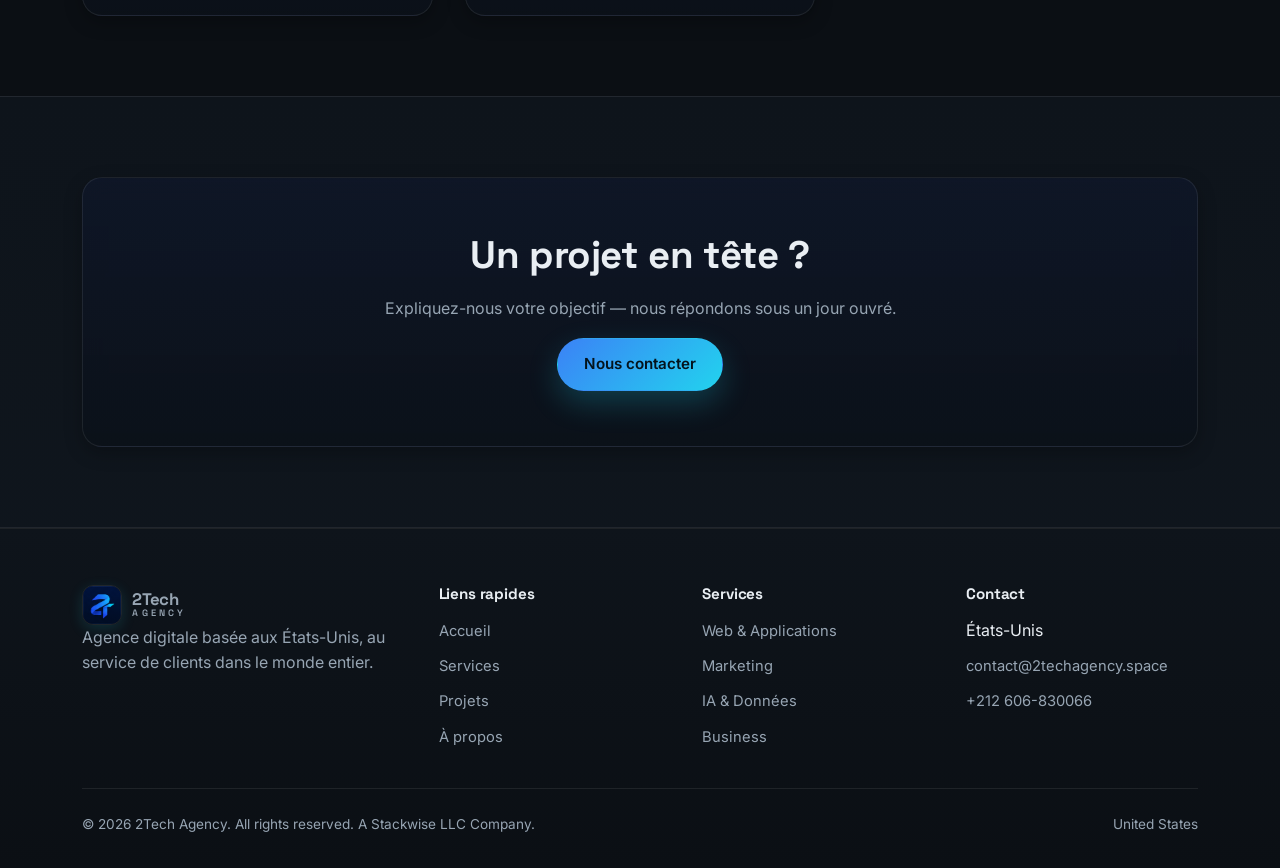
<file: services.html>
<!DOCTYPE html>
<html lang="fr">
<head>
  <meta charset="UTF-8" />
  <meta name="viewport" content="width=device-width, initial-scale=1.0" />
  <title>Services — 2Tech Agency</title>
  <meta name="description" content="Web & apps, marketing, AI & data and business services from 2Tech Agency, USA." />
  <link rel="icon" href="assets/icon-app.png" type="image/png" />
  <link rel="stylesheet" href="css/style.css" />
</head>
<body>
  <a class="skip-link" href="#main">Skip to content</a>

  <header class="site-header">
    <div class="container header-inner">
      <a class="brand" href="index.html">
        <img src="assets/icon-app.png" alt="2Tech Agency logo" width="52" height="52" />
        <span class="brand-lockup"><strong>2Tech</strong><small>AGENCY</small></span>
      </a>
      <nav class="main-nav" id="mainNav" aria-label="Primary">
        <ul class="nav-links">
          <li><a href="index.html" data-i18n="nav.home">Home</a></li>
          <li><a href="services.html" aria-current="page" data-i18n="nav.services">Services</a></li>
          <li><a href="projects.html" data-i18n="nav.projects">Projects</a></li>
          <li><a href="about.html" data-i18n="nav.about">About</a></li>
          <li><a href="contact.html" data-i18n="nav.contact">Contact</a></li>
        </ul>
        <a class="btn btn-outline btn-sm" href="contact.html" data-i18n="nav.cta">Get a quote</a>
      </nav>
      <div class="header-actions">
        <button class="icon-btn" id="langToggle" type="button" aria-label="Switch language">FR</button>
        <button class="hamburger" id="hamburger" type="button" aria-expanded="false" aria-controls="mainNav" aria-label="Open menu"><span></span></button>
      </div>
    </div>
  </header>

  <main id="main">
    <section class="section">
      <div class="container">
        <div class="section-head">
          <p class="hero-eyebrow" data-i18n="services.pageEyebrow">Services</p>
          <h1 data-i18n="services.pageTitle">Everything you need under one roof</h1>
          <p data-i18n="services.pageLead">Twenty-two services across four disciplines. Pick one to see details, or contact us to combine several.</p>
        </div>

        <!-- Populated by js/main.js: renderServicesPage() groups SERVICES by category (web, marketing, ai, business) -->
        <div id="servicesGroups"></div>
      </div>
    </section>

    <section class="section section-alt">
      <div class="container">
        <div class="card" style="padding: clamp(2rem, 5vw, 3.4rem); text-align:center;">
          <h2 data-i18n="cta.title">Have a project in mind?</h2>
          <p class="center" style="max-width:52ch;" data-i18n="cta.lead">Tell us what you're trying to achieve — we'll reply within one business day.</p>
          <div class="cta-row" style="justify-content:center;">
            <a class="btn btn-primary" href="contact.html" data-i18n="cta.button">Contact us</a>
          </div>
        </div>
      </div>
    </section>
  </main>

  <footer class="site-footer">
    <div class="container">
      <div class="footer-grid">
        <div class="footer-col">
          <a class="brand" href="index.html">
            <img src="assets/icon-app.png" alt="2Tech Agency logo" width="52" height="52" />
            <span class="brand-lockup"><strong>2Tech</strong><small>AGENCY</small></span>
          </a>
          <p data-i18n="footer.tagline">Digital agency based in the United States, building for clients worldwide.</p>
        </div>
        <div class="footer-col">
          <h4 data-i18n="footer.links">Quick links</h4>
          <ul>
            <li><a href="index.html" data-i18n="nav.home">Home</a></li>
            <li><a href="services.html" data-i18n="nav.services">Services</a></li>
            <li><a href="projects.html" data-i18n="nav.projects">Projects</a></li>
            <li><a href="about.html" data-i18n="nav.about">About</a></li>
          </ul>
        </div>
        <div class="footer-col">
          <h4 data-i18n="footer.services">Services</h4>
          <ul>
            <li><a href="services.html#web" data-i18n="cat.web.title">Web &amp; Apps</a></li>
            <li><a href="services.html#marketing" data-i18n="cat.marketing.title">Marketing</a></li>
            <li><a href="services.html#ai" data-i18n="cat.ai.title">AI &amp; Data</a></li>
            <li><a href="services.html#business" data-i18n="cat.business.title">Business</a></li>
          </ul>
        </div>
        <div class="footer-col">
          <h4 data-i18n="footer.contact">Contact</h4>
          <ul>
            <li data-i18n="contact.address">United States</li>
            <li><a href="mailto:contact@2techagency.space">contact@2techagency.space</a></li>
            <li><a href="tel:+212606830066">+212 606-830066</a></li>
          </ul>
        </div>
      </div>
      <div class="footer-bottom">
        <span>&copy; 2026 2Tech Agency. All rights reserved. A Stackwise LLC Company.</span>
        <span class="small">United States</span>
      </div>
    </div>
  </footer>

  <a class="whatsapp-fab" id="whatsappFab" href="#" target="_blank" rel="noopener" aria-label="Chat with us on WhatsApp">
    <svg width="28" height="28" viewBox="0 0 32 32" fill="currentColor" aria-hidden="true"><path d="M16 0C7.2 0 0 7.2 0 16c0 2.8.7 5.5 2.1 7.9L0 32l8.3-2.1c2.3 1.3 4.9 2 7.7 2 8.8 0 16-7.2 16-16S24.8 0 16 0zm0 29.3c-2.5 0-4.9-.7-7-1.9l-.5-.3-4.9 1.3 1.3-4.8-.3-.5C3.4 21 2.7 18.6 2.7 16 2.7 8.7 8.7 2.7 16 2.7S29.3 8.7 29.3 16 23.3 29.3 16 29.3zm7.6-9.9c-.4-.2-2.4-1.2-2.8-1.3-.4-.1-.6-.2-.9.2s-1 1.3-1.2 1.5c-.2.2-.4.3-.8.1-.4-.2-1.6-.6-3.1-1.9-1.1-1-1.9-2.2-2.1-2.6-.2-.4 0-.6.2-.8.2-.2.4-.4.5-.6.2-.2.2-.4.4-.6.1-.2.1-.5 0-.7-.1-.2-.9-2.2-1.3-3-.3-.8-.7-.7-.9-.7h-.8c-.2 0-.6.1-.9.5-.3.4-1.2 1.1-1.2 2.8s1.2 3.2 1.4 3.5c.2.2 2.4 3.7 5.9 5.1.8.3 1.5.5 2 .7.8.3 1.6.2 2.1.1.7-.1 2.4-.9 2.7-1.9.3-.9.3-1.7.2-1.9-.1-.2-.3-.3-.7-.5z"/></svg>
  </a>

  <script src="js/main.js"></script>
</body>
</html>
</file>
<file: css/style.css>
/* ==========================================================================
   2Tech Agency — style.css
   One shared stylesheet for every page. Organized in sections:
   1. Fonts & variables   2. Reset & base   3. Layout helpers
   4. Header & nav        5. Buttons & forms 6. Components (cards, etc.)
   7. Page sections       8. Footer          9. Utilities & responsive
   ========================================================================== */

@import url('https://fonts.googleapis.com/css2?family=Space+Grotesk:wght@500;600;700&family=Inter:wght@400;500;600;700&display=swap');

/* ---------- 1. Variables (dark = default) ---------- */
:root {
  --bg: #0b0f14;
  --bg-alt: #0e141b;
  --surface: #131b24;
  --surface-2: #182230;
  --border: rgba(255, 255, 255, 0.08);
  --text: #e9eef3;
  --text-muted: #97a5b3;
  --accent: #22d3ee;
  --accent-2: #3b82f6;
  --bg-glow-1: rgba(59, 130, 246, 0.2);
  --bg-glow-2: rgba(34, 211, 238, 0.16);
  --panel: rgba(15, 23, 42, 0.78);
  --panel-strong: rgba(11, 17, 25, 0.9);
  --gradient: linear-gradient(135deg, #3b82f6 0%, #22d3ee 100%);
  --radius-sm: 8px;
  --radius: 16px;
  --radius-lg: 22px;
  --shadow: 0 10px 30px rgba(0, 0, 0, 0.35);
  --shadow-soft: 0 6px 18px rgba(0, 0, 0, 0.25);
  --font-head: 'Space Grotesk', sans-serif;
  --font-body: 'Inter', sans-serif;
  --header-h: 76px;
  --container: 1180px;
  color-scheme: dark;
}

/* ---------- 2. Reset & base ---------- */
* { box-sizing: border-box; }
html {
  scroll-behavior: smooth;
  scroll-padding-top: calc(var(--header-h) + 20px);
}
::selection {
  background: rgba(34, 211, 238, 0.35);
  color: var(--text);
}
@media (prefers-reduced-motion: reduce) {
  html { scroll-behavior: auto; }
  * { animation-duration: 0.001ms !important; transition-duration: 0.001ms !important; }
}

body {
  position: relative;
  margin: 0;
  background:
    radial-gradient(1000px 600px at 0% 0%, var(--bg-glow-1), transparent 52%),
    radial-gradient(900px 620px at 100% 100%, var(--bg-glow-2), transparent 48%),
    var(--bg);
  color: var(--text);
  font-family: var(--font-body);
  line-height: 1.6;
  -webkit-font-smoothing: antialiased;
  transition: background 0.3s ease, color 0.3s ease;
  overflow-x: hidden;
}

body::before,
body::after {
  content: "";
  position: fixed;
  inset: auto;
  width: 32rem;
  height: 32rem;
  border-radius: 50%;
  filter: blur(90px);
  opacity: 0.3;
  pointer-events: none;
  z-index: 0;
  animation: float-orb 18s ease-in-out infinite alternate;
}

body::before {
  top: -8rem;
  left: -8rem;
  background: rgba(59, 130, 246, 0.75);
}

body::after {
  right: -8rem;
  bottom: -12rem;
  background: rgba(34, 211, 238, 0.68);
  animation-delay: 1.5s;
}

@keyframes float-orb {
  0% { transform: translate3d(0, 0, 0) scale(1); }
  100% { transform: translate3d(1.2rem, -1rem, 0) scale(1.08); }
}

main, footer, header {
  position: relative;
  z-index: 1;
}

h1, h2, h3, h4 {
  font-family: var(--font-head);
  line-height: 1.15;
  margin: 0 0 0.5em;
  font-weight: 700;
  letter-spacing: -0.01em;
}
h1 { font-size: clamp(2.2rem, 5vw, 3.6rem); }
h2 { font-size: clamp(1.7rem, 3.4vw, 2.4rem); }
h3 { font-size: 1.25rem; }
p { color: var(--text-muted); margin: 0 0 1em; }
a { color: inherit; text-decoration: none; }
img, svg { max-width: 100%; display: block; }
ul { padding: 0; margin: 0; list-style: none; }

/* Visible focus for keyboard users everywhere */
a:focus-visible, button:focus-visible, input:focus-visible,
textarea:focus-visible, select:focus-visible, [tabindex]:focus-visible {
  outline: 2px solid var(--accent);
  outline-offset: 3px;
  border-radius: 4px;
}

.skip-link {
  position: absolute;
  left: -999px;
  top: auto;
  background: var(--accent-2);
  color: #fff;
  padding: 0.8em 1.2em;
  border-radius: var(--radius-sm);
  z-index: 200;
}
.skip-link:focus {
  left: 1rem;
  top: 1rem;
}

/* ---------- 3. Layout helpers ---------- */
.container {
  width: 100%;
  max-width: var(--container);
  margin: 0 auto;
  padding: 0 16px;
}
@media (min-width: 768px) {
  .container {
    padding: 0 32px;
  }
}
.section {
  padding: 32px 0;
}
@media (min-width: 768px) {
  .section {
    padding: 64px 0;
  }
}
@media (min-width: 1024px) {
  .section {
    padding: 80px 0;
  }
}
.section-alt {
  background: linear-gradient(180deg, var(--bg-alt), color-mix(in srgb, var(--bg-alt) 82%, var(--surface)));
  border-top: 1px solid var(--border);
  border-bottom: 1px solid var(--border);
}
.section-head {
  max-width: 620px;
  margin: 0 0 2.6rem;
}
.section-head p { font-size: 1.05rem; }
.grid {
  display: grid;
  gap: 1.5rem;
}
@media (min-width: 768px) {
  .grid {
    gap: 2rem;
  }
}
.grid-2 { grid-template-columns: 1fr; }
.grid-3 { grid-template-columns: 1fr; }
.grid-4 { grid-template-columns: 1fr; }

@media (min-width: 640px) {
  .grid-4 { grid-template-columns: repeat(2, 1fr); }
}
@media (min-width: 768px) {
  .grid-2 { grid-template-columns: repeat(2, 1fr); }
  .grid-3 { grid-template-columns: repeat(3, 1fr); }
  .grid-4 { grid-template-columns: repeat(4, 1fr); }
}

.text-gradient {
  background: var(--gradient);
  -webkit-background-clip: text;
  background-clip: text;
  color: transparent;
}

/* ---------- 4. Header & nav ---------- */
.site-header {
  position: sticky;
  top: 0;
  z-index: 100;
  height: var(--header-h);
  display: flex;
  align-items: center;
  background: color-mix(in srgb, var(--bg) 78%, transparent);
  backdrop-filter: blur(18px);
  border-bottom: 1px solid var(--border);
  box-shadow: inset 0 -1px 0 rgba(255,255,255,0.02);
}
.header-inner {
  display: flex;
  align-items: center;
  justify-content: space-between;
  gap: 1rem;
  width: 100%;
  position: relative;
  z-index: 160;
}
.brand {
  display: flex;
  align-items: center;
  gap: 0.65rem;
  font-family: var(--font-head);
  font-weight: 700;
  font-size: 1.1rem;
  letter-spacing: -0.03em;
  line-height: 1;
}
.brand img {
  width: 40px;
  height: 40px;
  border-radius: 11px;
  object-fit: cover;
  border: 1px solid var(--border);
  box-shadow: 0 4px 14px rgba(34, 211, 238, 0.15);
}
.brand-lockup {
  display: flex;
  flex-direction: column;
  line-height: 1.05;
}
.brand-lockup strong { font-size: 1.05rem; letter-spacing: -0.02em; }
.brand-lockup small {
  font-size: 0.58rem;
  font-weight: 600;
  letter-spacing: 0.34em;
  color: var(--text-muted);
}

.main-nav {
  display: flex;
  align-items: center;
  gap: 2rem;
}
.nav-links {
  display: flex;
  gap: 1.8rem;
}
.nav-links a {
  font-size: 0.95rem;
  color: var(--text-muted);
  position: relative;
  padding: 0.3rem 0;
  transition: color 0.2s ease, transform 0.2s ease;
}
.nav-links a::after {
  content: '';
  position: absolute;
  left: 0;
  right: 0;
  bottom: -4px;
  height: 2px;
  background: var(--gradient);
  border-radius: 2px;
  transform: scaleX(0);
  transform-origin: left;
  transition: transform 0.2s ease;
}
.nav-links a:hover,
.nav-links a[aria-current='page'] {
  color: var(--text);
  transform: translateY(-1px);
}
.nav-links a:hover::after,
.nav-links a[aria-current='page']::after {
  transform: scaleX(1);
}

.header-actions {
  display: flex;
  align-items: center;
  gap: 0.6rem;
}

.icon-btn {
  width: 40px;
  height: 40px;
  display: inline-flex;
  align-items: center;
  justify-content: center;
  border-radius: 50%;
  border: 1px solid var(--border);
  background: var(--surface);
  color: var(--text);
  cursor: pointer;
  font-size: 0.85rem;
  font-weight: 600;
  transition: border-color 0.2s ease, transform 0.15s ease;
}
.icon-btn:hover { border-color: var(--accent); transform: translateY(-1px); }

.hamburger {
  display: none;
  width: 42px;
  height: 42px;
  border-radius: var(--radius-sm);
  border: 1px solid var(--border);
  background: var(--surface);
  cursor: pointer;
  position: relative;
}
.hamburger span,
.hamburger::before,
.hamburger::after {
  content: '';
  position: absolute;
  left: 10px; right: 10px;
  height: 2px;
  background: var(--text);
  transition: transform 0.25s ease, opacity 0.25s ease, top 0.25s ease;
}
.hamburger::before { top: 14px; }
.hamburger span { top: 20px; }
.hamburger::after { top: 26px; }
.hamburger[aria-expanded='true']::before { top: 20px; transform: rotate(45deg); }
.hamburger[aria-expanded='true']::after { top: 20px; transform: rotate(-45deg); }
.hamburger[aria-expanded='true'] span { opacity: 0; }

@media (max-width: 860px) {
  .hamburger { display: block; }
  .main-nav {
    position: fixed;
    top: 0;
    left: 0;
    right: 0;
    bottom: 0;
    width: 100%;
    height: 100vh;
    height: 100dvh;
    background-color: #020617; /* bg-slate-950 solid background */
    background: #020617;
    z-index: 150;
    display: flex;
    flex-direction: column;
    align-items: center;
    justify-content: center;
    padding: calc(var(--header-h) + 1.5rem) 24px 3rem;
    gap: 2rem;
    transform: translateX(100%);
    transition: transform 0.3s cubic-bezier(0.4, 0, 0.2, 1);
    overflow-y: auto;
    box-shadow: -10px 0 30px rgba(0, 0, 0, 0.7);
  }
  .main-nav.open { transform: translateX(0); }
  .nav-links {
    flex-direction: column;
    align-items: center;
    gap: 1.8rem;
    font-size: 1.35rem;
    text-align: center;
  }
  .nav-links a {
    display: inline-block;
    padding: 0.5rem 1rem;
    color: #cbd5e1;
  }
  .main-nav .btn {
    width: 100%;
    max-width: 280px;
    text-align: center;
    margin-top: 0.5rem;
  }
}

/* ---------- 5. Buttons & forms ---------- */
.btn {
  display: inline-flex;
  align-items: center;
  justify-content: center;
  gap: 0.5rem;
  padding: 0.85rem 1.6rem;
  border-radius: 999px;
  font-weight: 600;
  font-size: 0.95rem;
  border: 1px solid transparent;
  cursor: pointer;
  position: relative;
  overflow: hidden;
  transition: transform 0.18s ease, box-shadow 0.2s ease, background 0.2s ease, border-color .2s ease;
  white-space: nowrap;
}
.btn::before {
  content: "";
  position: absolute;
  inset: 0;
  background: linear-gradient(120deg, transparent 10%, rgba(255,255,255,0.18) 50%, transparent 90%);
  transform: translateX(-120%);
  transition: transform 0.7s ease;
}
.btn:hover::before {
  transform: translateX(120%);
}
.btn-primary {
  background: linear-gradient(135deg, #3b82f6 0%, #22d3ee 100%);
  color: #04131c;
  box-shadow: 0 12px 30px rgba(34, 211, 238, 0.22);
}
.btn-primary:hover { transform: translateY(-2px) scale(1.01); box-shadow: 0 18px 36px rgba(34, 211, 238, 0.32); }
.btn-outline {
  background: rgba(15, 23, 42, 0.32);
  border-color: rgba(148, 163, 184, 0.22);
  color: var(--text);
}
.btn-outline:hover { border-color: rgba(34, 211, 238, 0.8); transform: translateY(-2px); }
.btn-block { width: 100%; }
.btn-sm { padding: 0.55rem 1.1rem; font-size: 0.85rem; }
.btn:active { transform: scale(0.97); }

.cta-row {
  display: flex;
  flex-direction: column;
  gap: 0.85rem;
  width: 100%;
}
@media (min-width: 640px) {
  .cta-row {
    flex-direction: row;
    flex-wrap: wrap;
    gap: 1rem;
    width: auto;
  }
}
.cta-row .btn {
  width: 100%;
}
@media (min-width: 640px) {
  .cta-row .btn {
    width: auto;
  }
}

label {
  display: block;
  font-size: 0.9rem;
  font-weight: 600;
  margin-bottom: 0.4rem;
}
.field { margin-bottom: 1.3rem; }
input, textarea, select {
  width: 100%;
  padding: 0.85rem 1rem;
  border-radius: var(--radius-sm);
  border: 1px solid var(--border);
  background: var(--surface);
  color: var(--text);
  font: inherit;
  transition: border-color 0.2s ease;
}
input:focus, textarea:focus, select:focus {
  border-color: var(--accent);
  outline: none;
  box-shadow: 0 0 0 3px rgba(34, 211, 238, 0.15);
}
textarea { resize: vertical; min-height: 130px; }
.error-msg {
  color: #ff8080;
  font-size: 0.82rem;
  margin-top: 0.35rem;
  display: none;
}
.field.invalid input, .field.invalid textarea, .field.invalid select { border-color: #ff8080; }
.field.invalid .error-msg { display: block; }
.form-status {
  margin-top: 1rem;
  padding: 0.9rem 1rem;
  border-radius: var(--radius-sm);
  font-size: 0.9rem;
  display: none;
}
.form-status.show { display: block; }
.form-status.ok { background: rgba(34, 211, 238, 0.12); border: 1px solid rgba(34, 211, 238, 0.4); }
.form-status.bad { background: rgba(255, 128, 128, 0.1); border: 1px solid rgba(255, 128, 128, 0.4); }

/* ---------- 6. Components ---------- */
.card {
  position: relative;
  background: linear-gradient(180deg, var(--panel), var(--panel-strong));
  border: 1px solid var(--border);
  border-radius: calc(var(--radius) + 4px);
  padding: 1.8rem;
  box-shadow: var(--shadow-soft);
  transition: transform 0.25s ease, box-shadow 0.25s ease, border-color 0.25s ease, background 0.25s ease;
  overflow: hidden;
  backdrop-filter: blur(10px);
}
.card::before {
  content: "";
  position: absolute;
  inset: -25% auto auto -20%;
  width: 12rem;
  height: 12rem;
  background: radial-gradient(circle, rgba(59, 130, 246, 0.18), transparent 68%);
  pointer-events: none;
  transition: transform 0.5s ease;
}
.card:hover {
  transform: translateY(-4px);
  box-shadow: 0 26px 48px rgba(15, 118, 110, 0.12), 0 12px 28px rgba(2, 6, 23, 0.25);
  border-color: rgba(96, 165, 250, 0.35);
}
.card:hover::before {
  transform: translate(18%, 10%) scale(1.2);
}

.badge {
  display: inline-flex;
  align-items: center;
  gap: 0.4rem;
  padding: 0.35rem 0.85rem;
  border-radius: 999px;
  background: var(--surface-2);
  border: 1px solid var(--border);
  font-size: 0.78rem;
  font-weight: 600;
  color: var(--text-muted);
}
.dot { width: 6px; height: 6px; border-radius: 50%; background: var(--accent); }

/* reveal-on-scroll */
.reveal { opacity: 0; transform: translateY(18px); transition: opacity 0.6s ease, transform 0.6s ease; }
.reveal.in { opacity: 1; transform: translateY(0); }

/* Hero */
.hero {
  padding-top: 2.5rem;
  padding-bottom: 2.5rem;
}
@media (min-width: 768px) {
  .hero {
    padding-top: 4.5rem;
    padding-bottom: 4rem;
  }
}
@media (min-width: 1024px) {
  .hero {
    padding-top: 5.5rem;
    padding-bottom: 5rem;
  }
}
.hero-eyebrow { color: var(--accent); font-weight: 600; margin-bottom: 0.9rem; }
.hero h1 {
  margin-bottom: 0.9rem;
  letter-spacing: -0.04em;
  text-shadow: 0 0 28px rgba(34, 211, 238, 0.12);
}
.hero-lead { font-size: 1.1rem; max-width: 46ch; }
.hero-stats {
  display: flex;
  flex-direction: column;
  gap: 1.2rem;
  margin-top: 2rem;
}
@media (min-width: 640px) {
  .hero-stats {
    flex-direction: row;
    flex-wrap: wrap;
    gap: 0;
  }
}
.hero-stat {
  min-width: 100px;
  padding: 0.6rem 1.2rem 0 0;
}
@media (min-width: 640px) {
  .hero-stat {
    min-width: 120px;
    padding: 0.8rem 1.6rem 0 0;
    margin-right: 1.6rem;
  }
  .hero-stat + .hero-stat {
    border-left: 1px solid var(--border);
    padding-left: 1.6rem;
  }
}
.hero-stat strong {
  display: block;
  font-family: var(--font-head);
  font-size: 1.6rem;
  background: var(--gradient);
  -webkit-background-clip: text;
  background-clip: text;
  color: transparent;
}
.hero-stat span { font-size: 0.85rem; color: var(--text-muted); }

.trust-bar {
  padding-top: 0;
  padding-bottom: 0;
}
.proof-grid {
  display: grid;
  grid-template-columns: 1fr;
  gap: 1rem;
  margin-top: 0;
}
@media (min-width: 640px) {
  .proof-grid {
    grid-template-columns: repeat(2, minmax(0, 1fr));
  }
}
@media (min-width: 1024px) {
  .proof-grid {
    grid-template-columns: repeat(4, minmax(0, 1fr));
    margin-top: -1rem;
  }
}
.proof-card {
  position: relative;
  padding: 1.2rem 1.1rem;
  border-radius: 1.2rem;
  background: var(--panel);
  border: 1px solid var(--border);
  box-shadow: var(--shadow-soft);
}
.proof-label {
  display: inline-block;
  font-size: 0.72rem;
  letter-spacing: 0.08em;
  text-transform: uppercase;
  color: var(--accent);
  margin-bottom: 0.5rem;
}
.proof-card h3 {
  margin: 0;
  font-size: 1rem;
  line-height: 1.35;
}

/* Hero floating icon animation */
.float-anim { animation: float-visual 7s ease-in-out infinite; }
@keyframes float-visual {
  0%, 100% { transform: translateY(0); }
  50% { transform: translateY(-12px); }
}

@media (max-width: 900px) {
  .proof-grid { grid-template-columns: repeat(2, minmax(0, 1fr)); }
}
@media (max-width: 560px) {
  .proof-grid { grid-template-columns: 1fr; }
}

/* Service categories on home */
.cat-card {
  display: flex;
  flex-direction: column;
  gap: 0.8rem;
  min-height: 220px;
  background: linear-gradient(180deg, var(--surface), var(--bg-alt));
}
.cat-card .more {
  color: #8fd7ff;
  font-weight: 600;
  font-size: 0.9rem;
  margin-top: auto;
  position: relative;
  width: fit-content;
}
.cat-card .more::after {
  content: "→";
  display: inline-block;
  margin-left: 0.3rem;
  transition: transform 0.2s ease;
}
.cat-card:hover .more::after {
  transform: translateX(4px);
}
.cat-icon {
  width: 46px; height: 46px;
  border-radius: 12px;
  background: var(--gradient);
  display: flex; align-items: center; justify-content: center;
  color: #051019;
  font-weight: 700;
  box-shadow: 0 10px 20px rgba(34, 211, 238, 0.2);
}

/* Service pricing */
.service-price {
  font-weight: 700;
  color: var(--accent);
  font-size: 0.95rem;
  margin: -0.3rem 0 0;
}
.service-price-lg {
  font-size: 1.2rem;
  margin: 0.4rem 0 1rem;
}

/* Process */
.process-list {
  display: grid;
  grid-template-columns: repeat(4, 1fr);
  gap: 1.6rem;
  counter-reset: step;
}
@media (max-width: 900px) { .process-list { grid-template-columns: repeat(2, 1fr); } }
@media (max-width: 560px) { .process-list { grid-template-columns: 1fr; } }
.process-step {
  border-left: 2px solid var(--border);
  padding-left: 1.1rem;
  position: relative;
}
.process-step::before {
  counter-increment: step;
  content: counter(step, decimal-leading-zero);
  font-family: var(--font-head);
  color: var(--accent);
  font-size: 0.85rem;
  display: block;
  margin-bottom: 0.4rem;
}

/* Pricing */
.price-card {
  display: flex;
  flex-direction: column;
  position: relative;
}
.price-card.featured { border-color: var(--accent); box-shadow: 0 16px 40px rgba(34,211,238,0.16); }
.price-tag { margin: 0.6rem 0 1.2rem; }
.price-amount { font-family: var(--font-head); font-size: 2.2rem; }
.price-period { color: var(--text-muted); font-size: 0.9rem; }
.price-features { display: flex; flex-direction: column; gap: 0.6rem; margin: 1.2rem 0; }
.price-features li { display: flex; gap: 0.6rem; font-size: 0.92rem; }
.price-features li::before { content: '✓'; color: var(--accent); font-weight: 700; }

/* Projects grid & filters */
.filter-row {
  display: flex;
  gap: 0.7rem;
  flex-wrap: wrap;
  margin-bottom: 2.2rem;
}
.filter-btn {
  padding: 0.5rem 1.1rem;
  border-radius: 999px;
  border: 1px solid var(--border);
  background: var(--surface);
  color: var(--text-muted);
  font-size: 0.88rem;
  font-weight: 600;
  cursor: pointer;
  transition: all 0.2s ease;
}
.filter-btn.active, .filter-btn:hover {
  color: var(--text);
  border-color: var(--accent);
  box-shadow: 0 8px 20px rgba(34, 211, 238, 0.12);
  transform: translateY(-1px);
}
.project-card { overflow: hidden; padding: 0; }
.project-card:hover .project-thumb {
  transform: scale(1.03);
}
.project-thumb {
  aspect-ratio: 16/10;
  width: 100%;
  /* PLACEHOLDER graphic — swap this element for a real <img src="assets/projects/xyz.jpg" alt="..."> when project photography is available */
  background: var(--gradient);
  position: relative;
  display: flex; align-items: center; justify-content: center;
  transition: transform 0.3s ease;
}
.project-thumb::after {
  content: "";
  position: absolute;
  inset: 0;
  background: linear-gradient(135deg, rgba(255,255,255,0.12), rgba(255,255,255,0));
}
.project-thumb span { position: relative; z-index: 1; font-family: var(--font-head); color: rgba(5,16,25,0.55); font-size: 2.4rem; font-weight: 700; }
.project-body { padding: 1.4rem 1.6rem 1.6rem; }
.project-tags { display: flex; gap: 0.4rem; flex-wrap: wrap; margin-bottom: 0.6rem; }

/* Team */
.team-card { text-align: center; }
.team-avatar {
  width: 84px; height: 84px; border-radius: 50%;
  margin: 0 auto 1rem;
  background: var(--gradient);
  display: flex; align-items: center; justify-content: center;
  font-family: var(--font-head); font-weight: 700; color: #051019; font-size: 1.4rem;
  /* PLACEHOLDER avatar — replace with <img src="assets/team/name.jpg" alt="Full name"> per person when photos exist */
}

/* Values */
.value-card { text-align: left; }

/* Contact split */
.contact-grid { grid-template-columns: 1fr 1.2fr; align-items: start; }
@media (max-width: 860px) { .contact-grid { grid-template-columns: 1fr; } }
.contact-info .card { margin-bottom: 1.2rem; }

/* Testimonials */
.testimonial-card {
  display: flex;
  flex-direction: column;
  gap: 1.1rem;
}
.testimonial-quote {
  position: relative;
  margin: 0;
  color: var(--text);
  font-size: 0.98rem;
  line-height: 1.7;
}
.testimonial-quote::before {
  content: "\201C";
  display: block;
  font-family: var(--font-head);
  font-size: 2.6rem;
  line-height: 1;
  background: var(--gradient);
  -webkit-background-clip: text;
  background-clip: text;
  color: transparent;
  margin-bottom: 0.4rem;
}
.testimonial-meta {
  display: flex;
  align-items: center;
  gap: 0.8rem;
  margin-top: auto;
}
.testimonial-avatar {
  width: 42px;
  height: 42px;
  border-radius: 50%;
  background: var(--gradient);
  display: flex;
  align-items: center;
  justify-content: center;
  font-family: var(--font-head);
  font-weight: 700;
  font-size: 0.85rem;
  color: #051019;
  flex-shrink: 0;
}
.testimonial-meta strong { display: block; font-size: 0.92rem; }
.testimonial-meta span { font-size: 0.8rem; color: var(--text-muted); }
.testimonial-stars { color: var(--accent); letter-spacing: 0.15em; font-size: 0.8rem; }

/* Footer */
.site-footer {
  border-top: 1px solid var(--border);
  padding: 2.5rem 0 1.5rem;
  background: linear-gradient(180deg, var(--bg-alt), var(--bg));
}
@media (min-width: 768px) {
  .site-footer {
    padding: 3.5rem 0 2rem;
  }
}
.footer-grid {
  display: grid;
  grid-template-columns: 1fr;
  gap: 2rem;
  margin-bottom: 2.4rem;
}
@media (min-width: 640px) {
  .footer-grid {
    grid-template-columns: repeat(2, 1fr);
  }
}
@media (min-width: 1024px) {
  .footer-grid {
    grid-template-columns: 1.4fr 1fr 1fr 1fr;
  }
}
.footer-col h4 { font-size: 0.95rem; margin-bottom: 1rem; }
.footer-col ul { display: flex; flex-direction: column; gap: 0.6rem; }
.footer-col a { color: var(--text-muted); font-size: 0.92rem; }
.footer-col a:hover { color: var(--accent); }
.footer-bottom {
  display: flex; justify-content: space-between; align-items: center;
  flex-wrap: wrap; gap: 0.8rem;
  padding-top: 1.6rem; border-top: 1px solid var(--border);
  font-size: 0.85rem; color: var(--text-muted);
}

/* WhatsApp floating button */
.whatsapp-fab {
  position: fixed;
  bottom: 22px; right: 22px;
  width: 58px; height: 58px;
  border-radius: 50%;
  background: #25d366;
  color: #fff;
  display: flex; align-items: center; justify-content: center;
  box-shadow: 0 10px 24px rgba(37, 211, 102, 0.4);
  z-index: 90;
  transition: transform 0.2s ease, box-shadow 0.2s ease;
  animation: pulse-chat 2.5s ease-in-out infinite;
}
.whatsapp-fab:hover { transform: scale(1.08); box-shadow: 0 16px 28px rgba(37, 211, 102, 0.48); }
@keyframes pulse-chat {
  0%, 100% { box-shadow: 0 10px 24px rgba(37, 211, 102, 0.35); }
  50% { box-shadow: 0 14px 30px rgba(37, 211, 102, 0.52); }
}

/* Service detail page */
.service-hero-icon {
  width: 60px; height: 60px; border-radius: 16px;
  background: var(--gradient);
  display: flex; align-items: center; justify-content: center;
  color: #051019; font-weight: 700; font-size: 1.4rem;
  margin-bottom: 1.2rem;
}
.feature-list { display: flex; flex-direction: column; gap: 0.9rem; margin: 1.6rem 0; }
.feature-list li { display: flex; gap: 0.8rem; align-items: flex-start; }
.feature-list li::before { content: '＋'; color: var(--accent); font-weight: 700; }
.related-services { margin-top: 1rem; }
.breadcrumb { font-size: 0.85rem; color: var(--text-muted); margin-bottom: 1rem; }
.breadcrumb a { color: var(--accent); }

/* 404 */
.not-found { text-align: center; padding: 8rem 0; }
.not-found .code { font-family: var(--font-head); font-size: 6rem; background: var(--gradient); -webkit-background-clip: text; background-clip: text; color: transparent; }

/* Utilities */
.mt-lg { margin-top: 3rem; }
.center { text-align: center; margin-left: auto; margin-right: auto; }
.small { font-size: 0.85rem; color: var(--text-muted); }
[dir='rtl'] { direction: ltr; } /* reserved: content stays FR/EN, no Arabic RTL needed */
</file>
